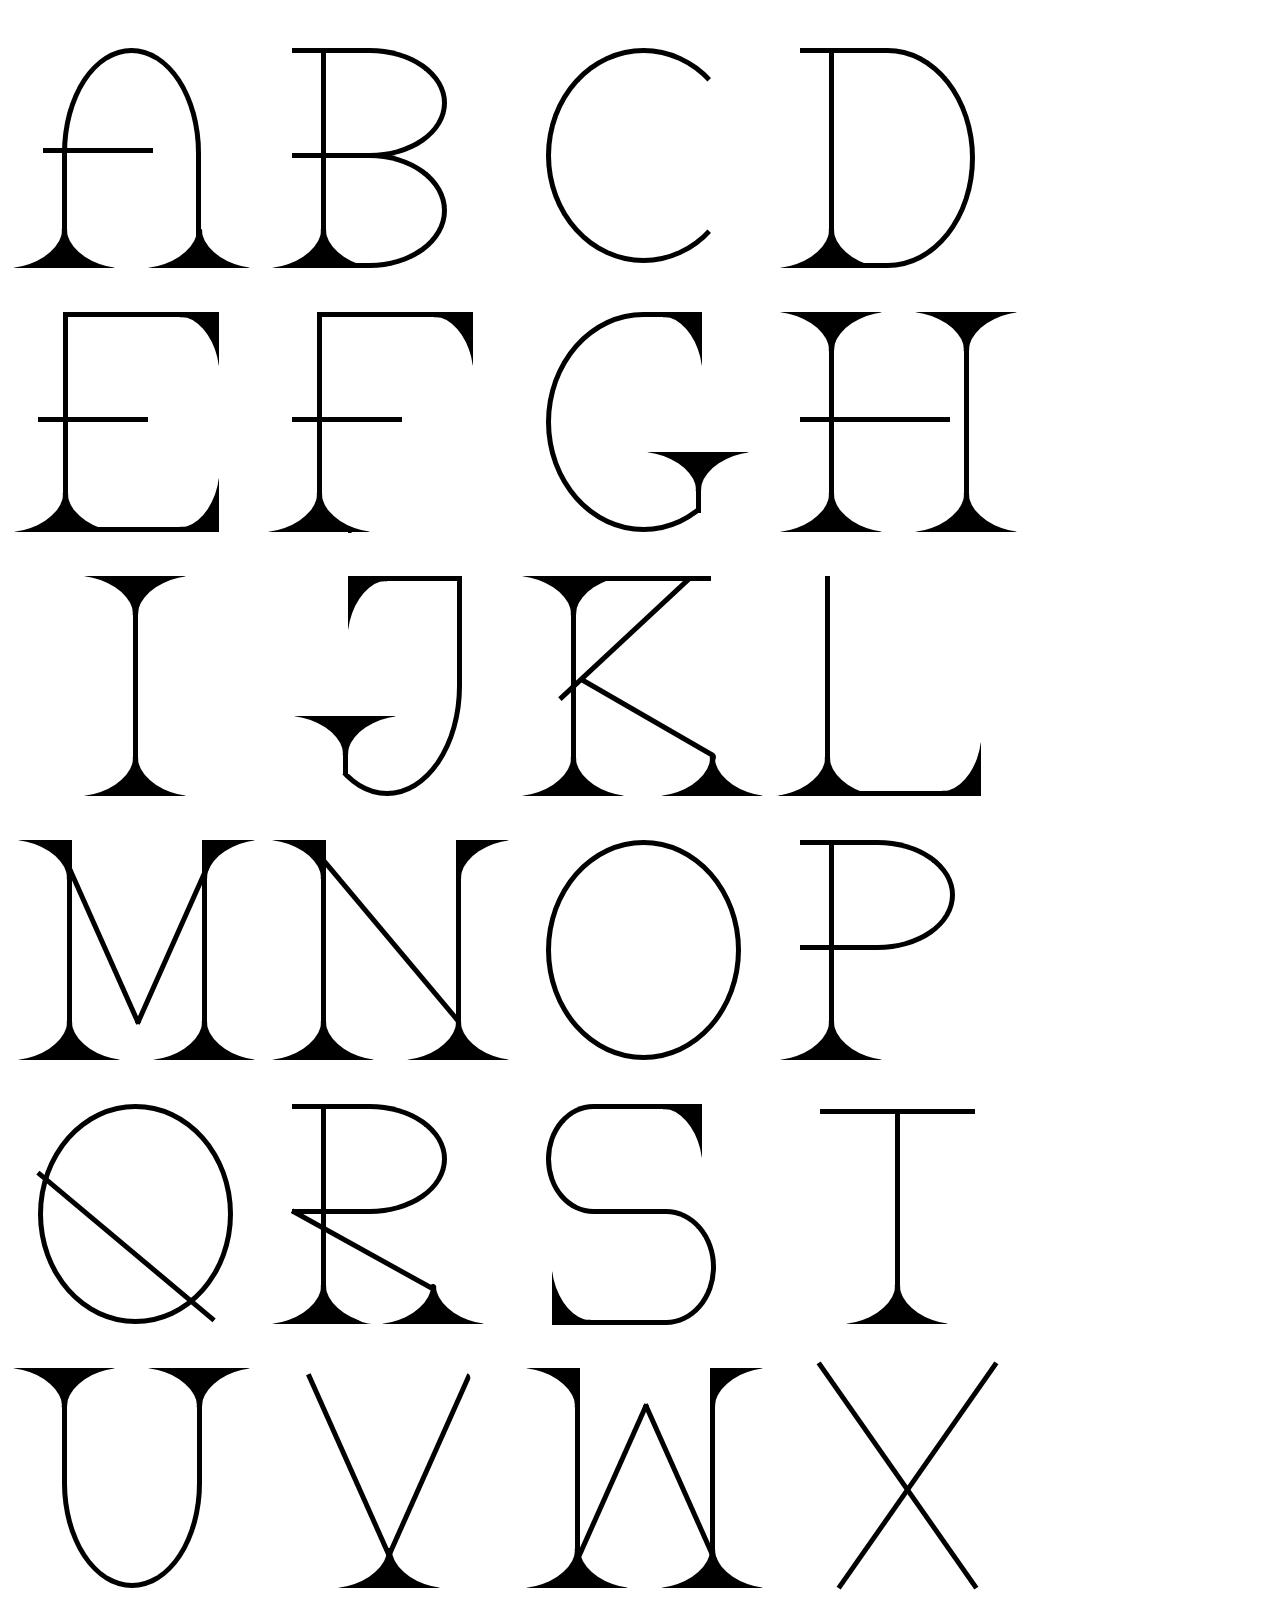
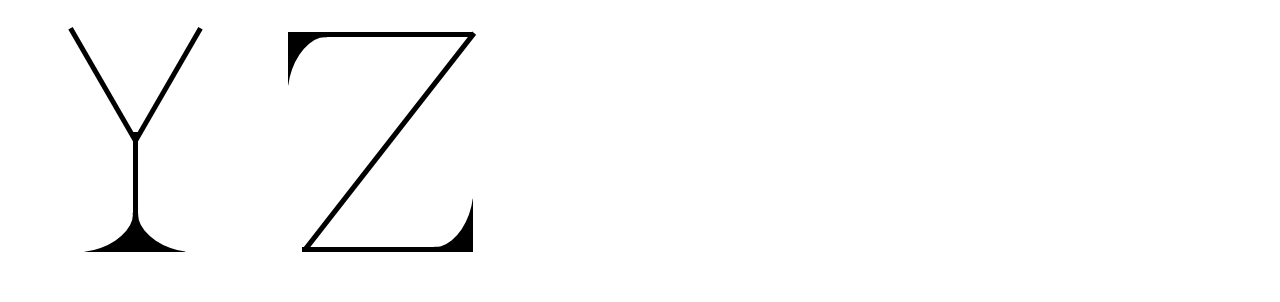
<file: index.html>
<!doctype html>
<html lang="">
    <head>
        <meta charset="utf-8">
        <meta http-equiv="x-ua-compatible" content="ie=edge">
        <title>css alphabet</title>
			 <link rel="stylesheet" type="text/css" href="index.css">
    </head>
    <body>
	<div class="wrapper">

    	<div class="letter letter-a"> 
			<div class="a-black"> <div class="a">
		 	   <div class="a-stem1"></div>
				<div class="a-stem2"></div>
				<div class="a-serif1"></div>
				<div class="a-serif2"></div>
				<div class="a-bar"></div>
				<div class="a-counter-open"></div>
				<div class="a-apex"></div>
			</div> </div>
    	</div>

		<div class="letter letter-b">  
			<div class="b-black"> <div class="b">
				<div class="b-stem"></div>
				<div class="b-serif"></div>
				<div class="b-bowl"></div>
				<div class="b-bowl2"></div>	
			</div> </div>
    	</div>

    	<div class="letter letter-c">  
			<div class="c-black"> <div class="c">
			</div> </div>
		</div>

		<div class="letter letter-d">    
			<div class="d-black"> <div class="d">
				<div class="d-stem"></div>	
				<div class="d-serif"></div>	
				<div class="d-bowl"></div>	
			</div> </div>
    	</div>

    	<div class="letter letter-e"> 
			<div class="e-black"> <div class="e">
				<div class="e-stem"></div>
				<div class="e-arm"></div>
				<div class="e-leg"></div>
				<div class="e-bar"></div>
				<div class="e-serif"></div>
				<div class="e-serif-arm"></div>
				<div class="e-serif-leg"></div>	
			</div> </div>
    	</div>

		<div class="letter letter-f">    
			<div class="f-black"> <div class="f">
				<div class="f-stem"></div>
				<div class="f-arm"></div>
				<div class="f-bar"></div>
				<div class="f-serif"></div>
				<div class="f-serif-arm"></div>
			</div> </div>
    	</div>

    	<div class="letter letter-g">    
			<div class="g-black"> <div class="g">
				<div class="g-block"></div>
				<div class="g-serif"></div>
				<div class="g-serif-top"></div>
				<div class="g-probablySpur"></div>
			</div> </div>
    	</div>

		<div class="letter letter-h">    
			<div class="h-black"> <div class="h">
				<div class="h-stem1"></div>
				<div class="h-stem2"></div>
				<div class="h-serif-top"></div>
				<div class="h-serif-top2"></div>
				<div class="h-serif-btm"></div>
				<div class="h-serif-btm2"></div>
				<div class="h-bar"></div>
    		</div>	</div>
		</div>	

    	<div class="letter letter-i">  
			<div class="i-black"> <div class="i">
				<div class="i-stem"></div>
				<div class="i-serif"></div>
				<div class="i-serif-top"></div>
			</div></div>
  		
    	</div>

		<div class="letter letter-j">   
			<div class="j-black"> <div class="j">
				<div class="j-stem"></div>
				<div class="j-block"></div>
				<div class="j-probablySpur"></div>
				<div class="j-serif"></div>
				<div class="j-serif-top"></div>
			</div> 		</div>
    	</div>

    	<div class="letter letter-k">    
			<div class="k-black"> <div class="k">
				<div class="k-stem"></div>
				<div class="k-serif"></div>
				<div class="k-serif-top"></div>
				<div class="k-arm"></div>
				<div class="k-leg"></div>
				<div class="k-serif-arm"></div>
				<div class="k-serif-leg"></div>
				<div class="k-probablyApex"></div>
			</div></div>
    	</div>

		<div class="letter letter-l">  
			<div class="l-black"> <div class="l">
				<div class="l-stem"></div>
				<div class="l-leg"></div>
				<div class="l-serif"></div>
				<div class="l-serif-leg"></div>
			</div>  		</div>
    	</div>

    	<div class="letter letter-m">  
			<div class="m-black"> <div class="m">
				<div class="m-stem1"></div>
				<div class="m-stem2"></div>
				<div class="m-serif-top"></div>
				<div class="m-serif-top2"></div>
				<div class="m-serif-btm"></div>
				<div class="m-serif-btm2"></div>
				<div class="m-block"></div>
				<div class="m-stroke1"></div>
				<div class="m-stroke2"></div>
			</div>  </div>		
    	</div>

		<div class="letter letter-n">   
			<div class="n-black"> <div class="n">
				<div class="n-stem1"></div>
				<div class="n-stem2"></div>
				<div class="n-serif-top"></div>
				<div class="n-serif-top2"></div>
				<div class="n-serif-btm"></div>
				<div class="n-serif-btm2"></div>
				<div class="n-block"></div>
				<div class="n-stroke"></div>
			</div>  </div>		 		
    	</div>

    	<div class="letter letter-o">   
			<div class="o-black"> <div class="o">
			</div></div>
		</div>

		<div class="letter letter-p">    
			<div class="p-black"> <div class="p">
				<div class="p-stem"></div>
			<div class="p-bowl"></div>
			<div class="p-serif"></div>
		</div>	</div>
    	</div>

    	<div class="letter letter-q">  
			<div class="q-black"> <div class="q">
				<div class="q-tail"></div>
				<div class="q-serif"></div>
			</div>  </div>		
    	</div>

		<div class="letter letter-r"> 
			<div class="r-black"> <div class="r">
				<div class="r-stem"></div>
				<div class="r-bowl"></div>
				<div class="r-serif"></div>	
				<div class="r-leg"></div>
				<div class="r-serif-leg"></div>		   		   
			</div></div>

    	</div>

		<div class="letter letter-s">
			<div class="s-black"> <div class="s">
				<div class="s-bowl"></div>
				<div class="s-bowl2"></div>	
				<div class="s-serif-top"></div>
				<div class="s-serif-btm"></div>	
				<div class="s-block1"></div>
				<div class="s-top"></div>
				<div class="s-btm"></div>
				</div>	  </div> 		   
		</div>

		<div class="letter letter-t">
			<div class="t-black"> <div class="t">
				<div class="t-stem"></div>
				<div class="t-serif"></div>
				<div class="t-bar"></div>
			</div></div>
		</div>

		<div class="letter letter-u">
			<div class="u-black"> <div class="u">
		 	   <div class="u-stem1"></div>
				<div class="u-stem2"></div>
				<div class="u-serif1"></div>
				<div class="u-serif2"></div>
				<div class="u-counter-open"></div>
				<div class="u-btm"></div>
			</div></div>
		</div>

		<div class="letter letter-v">
			<div class="v-black"> <div class="v">
				<div class="vStrokes">
					<div class="v-stroke"></div>
					<div class="v-stroke2"></div>	
				</div>
				<div class="v-serif"></div>
			</div></div>
		</div>

		<div class="letter letter-w">
			<div class="w-black"> <div class="w">
				<div class="w-stem1"></div>
				<div class="w-stem2"></div>
				<div class="w-serif-top"></div>
				<div class="w-serif-top2"></div>
				<div class="w-serif-btm"></div>
				<div class="w-serif-btm2"></div>
				<div class="w-block"></div>
				<div class="w-stroke1"></div>
				<div class="w-stroke2"></div>
			</div>  	</div>	
		</div>

		<div class="letter letter-x">
			<div class="x-black"> <div class="x">
				<div class="x-stroke"></div>
				<div class="x-stroke2"></div>
			</div></div>
		</div>

		<div class="letter letter-y">
			<div class="y-black"> <div class="y">
				<div class="y-stroke"></div>
				<div class="y-stroke2"></div>
				<div class="y-stem"></div>
				<div class="y-serif"></div>
			</div></div>
		</div>

		<div class="letter letter-z">
			<div class="z-black"> <div class="z">
				<div class="z-stroke"></div>
				<div class="z-arm"></div>
				<div class="z-leg"></div>
				<div class="z-serif"></div>
				<div class="z-serif-arm"></div>
				<div class="z-serif-leg"></div>	
			</div> </div>  	
		</div>
	</div>

		<!-- <script src='https://officehours.codepanel.in/typing.js'></script> -->
    </body>
</html>
</file>
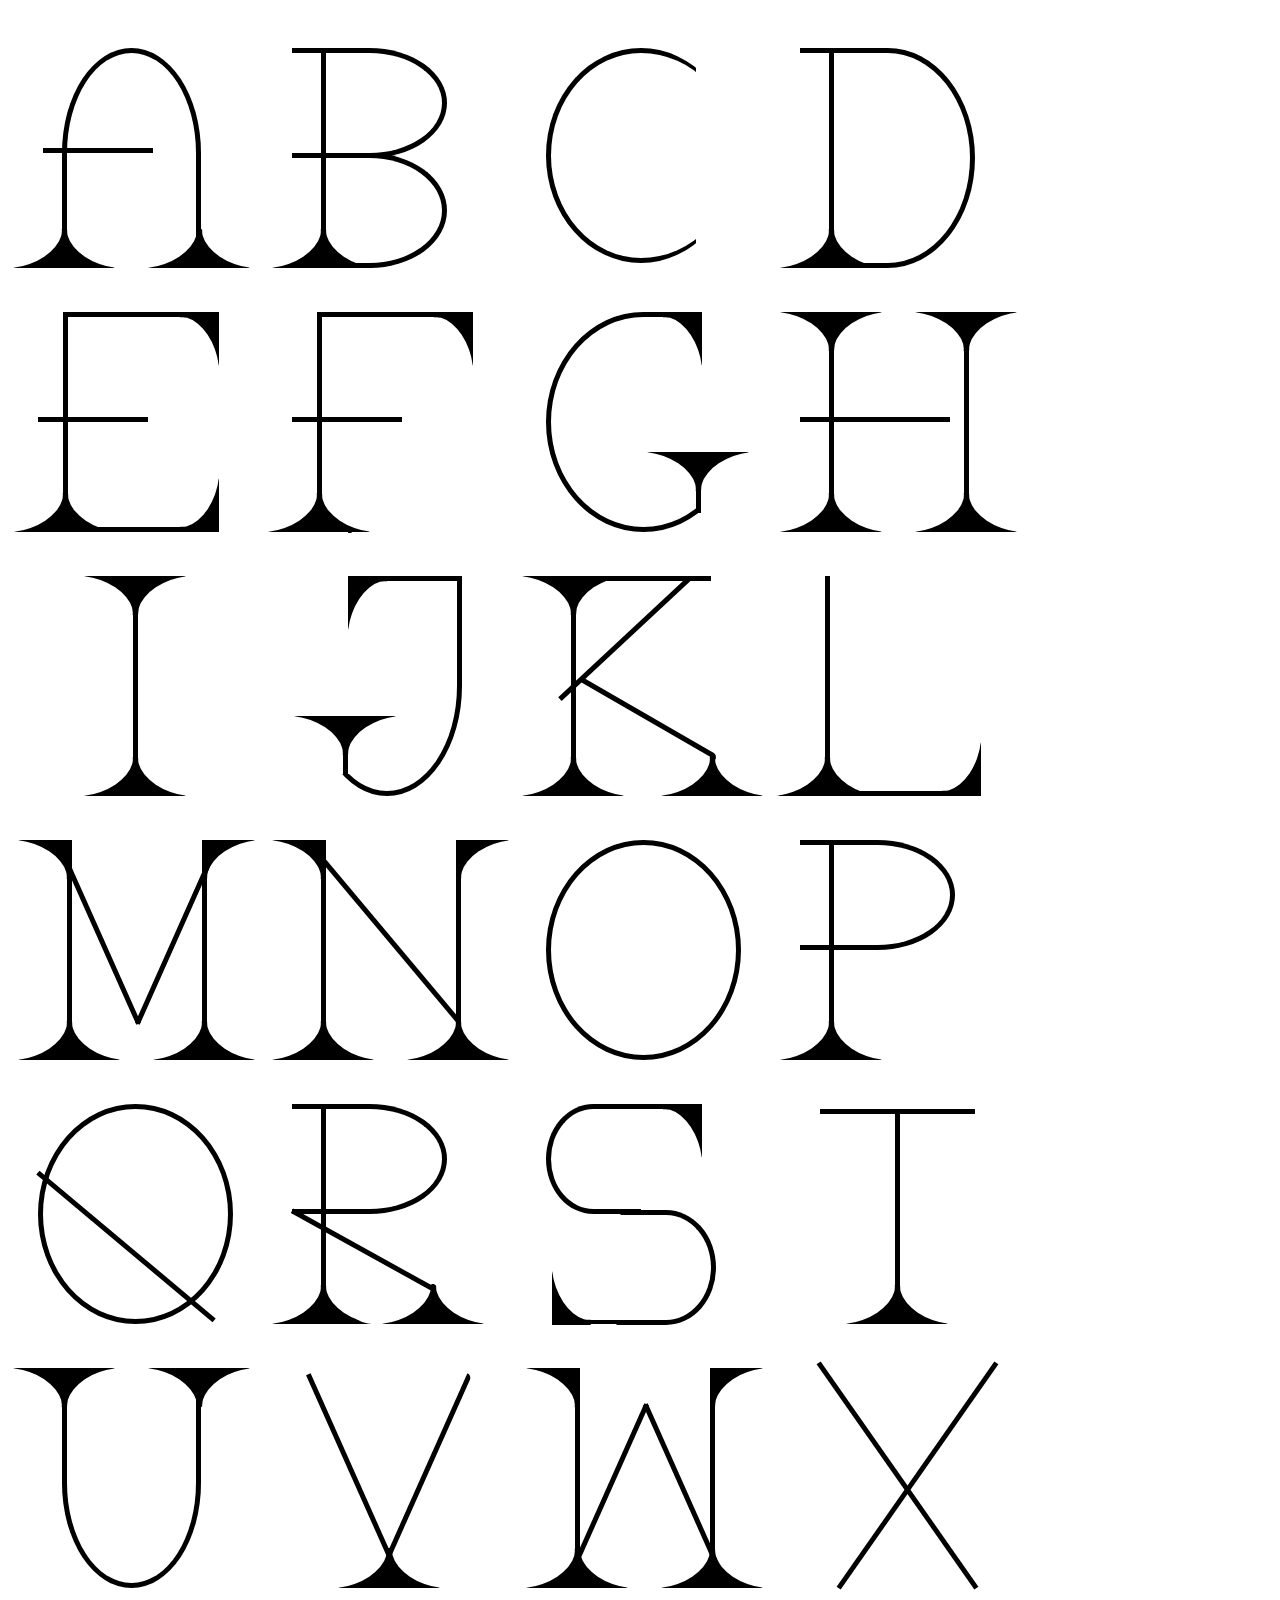
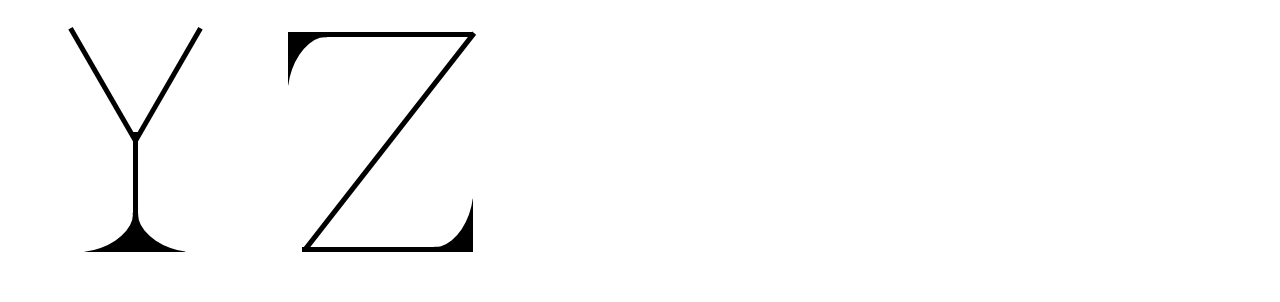
<file: css-alphabet.html>
<!doctype html>
<html lang="">
    <head>
        <meta charset="utf-8">
        <meta http-equiv="x-ua-compatible" content="ie=edge">
        <title>css alphabet</title>
        
			 <link rel="stylesheet" type="text/css" href="css-alphabet.css">

    </head>
    <body>
    	<div class="letter letter-a"> 
			<div class="a">
		 	   <div class="a-stem1"></div>
				<div class="a-stem2"></div>
				<div class="a-serif1"></div>
				<div class="a-serif2"></div>
				<div class="a-bar"></div>
				<div class="a-counter-open"></div>
				<div class="a-apex"></div>
			</div>
    	</div>

		<div class="letter letter-b">  
			<div class="b">
				<div class="b-stem"></div>
				<div class="b-serif"></div>
				<div class="b-bowl"></div>
				<div class="b-bowl2"></div>	
			</div>
    	</div>

    	<div class="letter letter-c">  
			<div class="c"></div>
			<div class="c-block"></div>		
    	</div>

		<div class="letter letter-d">    
			<div class="d">
				<div class="d-stem"></div>	
				<div class="d-serif"></div>	
				<div class="d-bowl"></div>	
			</div>
    	</div>

    	<div class="letter letter-e"> 
			<div class="e">
				<div class="e-stem"></div>
				<div class="e-arm"></div>
				<div class="e-leg"></div>
				<div class="e-bar"></div>
				<div class="e-serif"></div>
				<div class="e-serif-arm"></div>
				<div class="e-serif-leg"></div>	
			</div>   	
    	</div>

		<div class="letter letter-f">    
			<div class="f">
				<div class="f-stem"></div>
				<div class="f-arm"></div>
				<div class="f-bar"></div>
				<div class="f-serif"></div>
				<div class="f-serif-arm"></div>
			</div>   			
    	</div>

    	<div class="letter letter-g">    
			<div class="g">
				<div class="g-block"></div>
				<div class="g-serif"></div>
				<div class="g-serif-top"></div>
				<div class="g-probablySpur"></div>
			</div>		
    	</div>

		<div class="letter letter-h">    
			<div class="h">
				<div class="h-stem1"></div>
				<div class="h-stem2"></div>
				<div class="h-serif-top"></div>
				<div class="h-serif-top2"></div>
				<div class="h-serif-btm"></div>
				<div class="h-serif-btm2"></div>
				<div class="h-bar"></div>
    		</div>	
		</div>	

    	<div class="letter letter-i">  
			<div class="i">
				<div class="i-stem"></div>
				<div class="i-serif"></div>
				<div class="i-serif-top"></div>
			</div>
  		
    	</div>

		<div class="letter letter-j">   
			<div class="j">
				<div class="j-stem"></div>
				<div class="j-block"></div>
				<div class="j-probablySpur"></div>
				<div class="j-serif"></div>
				<div class="j-serif-top"></div>
			</div> 		
    	</div>

    	<div class="letter letter-k">    
			<div class="k">
				<div class="k-stem"></div>
				<div class="k-serif"></div>
				<div class="k-serif-top"></div>
				<div class="k-arm"></div>
				<div class="k-leg"></div>
				<div class="k-serif-arm"></div>
				<div class="k-serif-leg"></div>
				<div class="k-probablyApex"></div>
			</div>
    	</div>

		<div class="letter letter-l">  
			<div class="l">
				<div class="l-stem"></div>
				<div class="l-leg"></div>
				<div class="l-serif"></div>
				<div class="l-serif-leg"></div>
			</div>  		
    	</div>

    	<div class="letter letter-m">  
			<div class="m">
				<div class="m-stem1"></div>
				<div class="m-stem2"></div>
				<div class="m-serif-top"></div>
				<div class="m-serif-top2"></div>
				<div class="m-serif-btm"></div>
				<div class="m-serif-btm2"></div>
				<div class="m-block"></div>
				<div class="m-stroke1"></div>
				<div class="m-stroke2"></div>
			</div>  		
    	</div>

		<div class="letter letter-n">   
			<div class="n">
				<div class="n-stem1"></div>
				<div class="n-stem2"></div>
				<div class="n-serif-top"></div>
				<div class="n-serif-top2"></div>
				<div class="n-serif-btm"></div>
				<div class="n-serif-btm2"></div>
				<div class="n-block"></div>
				<div class="n-stroke"></div>
			</div>  		 		
    	</div>

    	<div class="letter letter-o">   
			<div class="o"></div>
    	</div>

		<div class="letter letter-p">    
			<div class="p">	
			<div class="p-stem"></div>
			<div class="p-bowl"></div>
			<div class="p-serif"></div>
		</div>	
    	</div>

    	<div class="letter letter-q">  
			<div class="q">
				<div class="q-tail"></div>
				<div class="q-serif"></div>
			</div>  		
    	</div>

		<div class="letter letter-r"> 
			<div class="r">
				<div class="r-stem"></div>
				<div class="r-bowl"></div>
				<div class="r-serif"></div>	
				<div class="r-leg"></div>
				<div class="r-serif-leg"></div>		   		   
			</div>

    	</div>

		<div class="letter letter-s">
			<div class="s">
				<div class="s-bowl"></div>
				<div class="s-bowl2"></div>	
				<div class="s-serif-top"></div>
				<div class="s-serif-btm"></div>	
				<div class="s-block1"></div>
				<div class="s-top"></div>
				<div class="s-btm"></div>
				</div>	   		   
		</div>

		<div class="letter letter-t">
			<div class="t">
				<div class="t-stem"></div>
				<div class="t-serif"></div>
				<div class="t-bar"></div>
			</div>
		</div>

		<div class="letter letter-u">
			<div class="u">
		 	   <div class="u-stem1"></div>
				<div class="u-stem2"></div>
				<div class="u-serif1"></div>
				<div class="u-serif2"></div>
				<div class="u-counter-open"></div>
				<div class="u-btm"></div>
			</div>
		</div>

		<div class="letter letter-v">
			<div class="v">
				<div class="vStrokes">
					<div class="v-stroke"></div>
					<div class="v-stroke2"></div>	
				</div>
				<div class="v-serif"></div>
			</div>

		</div>

		<div class="letter letter-w">
			<div class="w">
				<div class="w-stem1"></div>
				<div class="w-stem2"></div>
				<div class="w-serif-top"></div>
				<div class="w-serif-top2"></div>
				<div class="w-serif-btm"></div>
				<div class="w-serif-btm2"></div>
				<div class="w-block"></div>
				<div class="w-stroke1"></div>
				<div class="w-stroke2"></div>
			</div>  		
		</div>

		<div class="letter letter-x">
			<div  class="x">
				<div class="x-stroke"></div>
				<div class="x-stroke2"></div>
			</div>
		</div>

		<div class="letter letter-y">
			<div  class="y">
				<div class="y-stroke"></div>
				<div class="y-stroke2"></div>
				<div class="y-stem"></div>
				<div class="y-serif"></div>
			</div>
		</div>

		<div class="letter letter-z">
			<div class="z">
				<div class="z-stroke"></div>
				<div class="z-arm"></div>
				<div class="z-leg"></div>
				<div class="z-serif"></div>
				<div class="z-serif-arm"></div>
				<div class="z-serif-leg"></div>	
			</div>   	
		</div>

    </body>
</html>
</file>
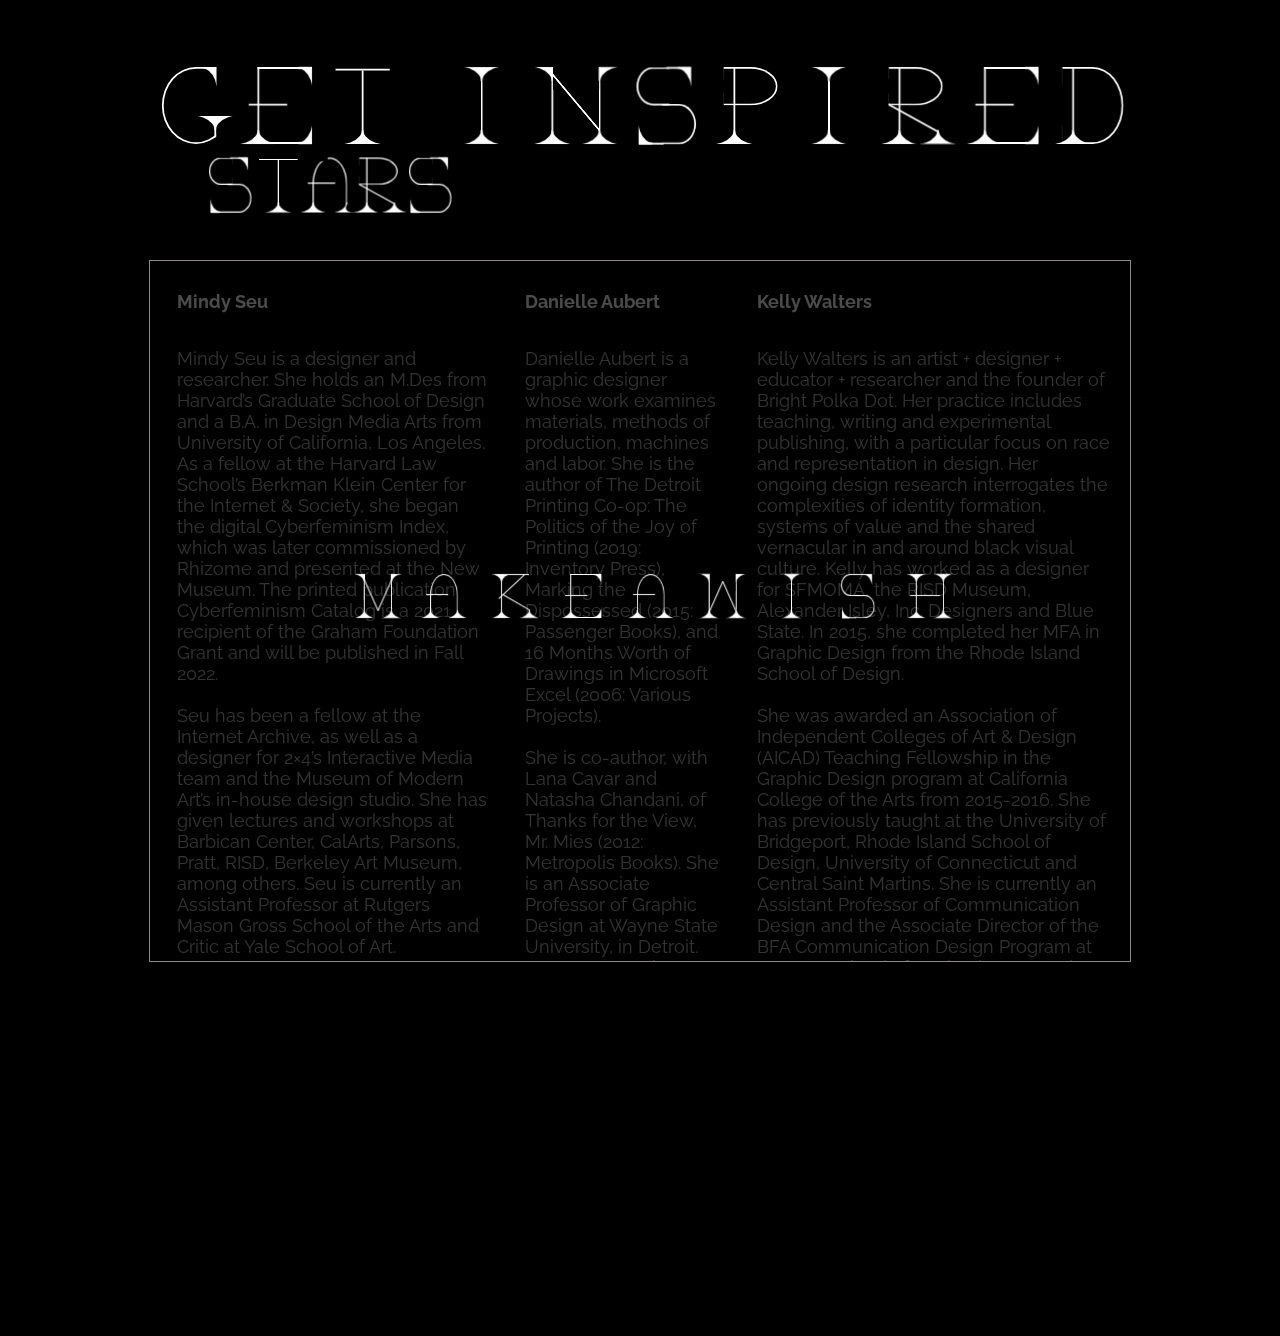
<file: css-poster/css-poster.html>
<!doctype html>
<html lang="">
    <head>
        <meta charset="utf-8">
        <meta http-equiv="x-ua-compatible" content="ie=edge">
        <title>css typeface poster</title>
			<link rel="stylesheet" type="text/css" href="../index-black.css">
			 <!-- <link rel="stylesheet" type="text/css" href="../index.css"> -->
             <link rel="stylesheet" type="text/css" href="css-poster.css">
			 <style>
				@import url('https://fonts.googleapis.com/css2?family=Raleway:wght@300&display=swap');
				</style>				
    </head>
    
    <body>
		<div id="get-inspired">
			<div id="get">
				<div class="letter letter-g">    
					<div class="g-black"> <div class="g">
						<div class="g-block"></div>
						<div class="g-serif"></div>
						<div class="g-serif-top"></div>
						<div class="g-probablySpur"></div>
					</div> </div>
				</div>
				<div class="letter letter-e"> 
					<div class="e-black"> <div class="e">
						<div class="e-stem"></div>
						<div class="e-arm"></div>
						<div class="e-leg"></div>
						<div class="e-bar"></div>
						<div class="e-serif"></div>
						<div class="e-serif-arm"></div>
						<div class="e-serif-leg"></div>	
					</div> </div>
				</div>
				<div class="letter letter-t">
					<div class="t-black"> <div class="t">
						<div class="t-stem"></div>
						<div class="t-serif"></div>
						<div class="t-bar"></div>
					</div></div>
				</div>
		
			</div>
	
			<div id="inspired">
				<div class="letter letter-i">  
					<div class="i-black"> <div class="i">
						<div class="i-stem"></div>
						<div class="i-serif"></div>
						<div class="i-serif-top"></div>
					</div></div>
				</div>
		
				<div class="letter letter-n">   
					<div class="n-black"> <div class="n">
						<div class="n-stem1"></div>
						<div class="n-stem2"></div>
						<div class="n-serif-top"></div>
						<div class="n-serif-top2"></div>
						<div class="n-serif-btm"></div>
						<div class="n-serif-btm2"></div>
						<div class="n-block"></div>
						<div class="n-stroke"></div>
					</div>  </div>		 		
				</div>
		
				<div class="letter letter-s">
					<div class="s-black"> <div class="s">
						<div class="s-bowl"></div>
						<div class="s-bowl2"></div>	
						<div class="s-serif-top"></div>
						<div class="s-serif-btm"></div>	
						<div class="s-block1"></div>
						<div class="s-top"></div>
						<div class="s-btm"></div>
						</div>	  </div> 		   
				</div>
				<div class="letter letter-p">    
					<div class="p-black"> <div class="p">
						<div class="p-stem"></div>
					<div class="p-bowl"></div>
					<div class="p-serif"></div>
				</div>	</div>
				</div>
				<div class="letter letter-i">  
					<div class="i-black"> <div class="i">
						<div class="i-stem"></div>
						<div class="i-serif"></div>
						<div class="i-serif-top"></div>
					</div></div>
				</div>
				<div class="letter letter-r"> 
					<div class="r-black"> <div class="r">
						<div class="r-stem"></div>
						<div class="r-bowl"></div>
						<div class="r-serif"></div>	
						<div class="r-leg"></div>
						<div class="r-serif-leg"></div>		   		   
					</div></div>
		
				</div>
				<div class="letter letter-e"> 
					<div class="e-black"> <div class="e">
						<div class="e-stem"></div>
						<div class="e-arm"></div>
						<div class="e-leg"></div>
						<div class="e-bar"></div>
						<div class="e-serif"></div>
						<div class="e-serif-arm"></div>
						<div class="e-serif-leg"></div>	
					</div> </div>
				</div>
				<div class="letter letter-d">    
					<div class="d-black"> <div class="d">
						<div class="d-stem"></div>	
						<div class="d-serif"></div>	
						<div class="d-bowl"></div>	
					</div> </div>
				</div>
		
			</div>
		</div>
		<div id="title">
			<div class="letter letter-s">
				<div class="s-black">
					<div class="s-bowl"></div>
					<div class="s-bowl2"></div>	
					<div class="s-serif-top"></div>
					<div class="s-serif-btm"></div>	
					<div class="s-block1"></div>
					<div class="s-top"></div>
					<div class="s-btm"></div>
					</div>	  		   
			</div>
			<div class="letter letter-t">
				<div class="t-black"> 
					<div class="t-stem"></div>
					<div class="t-serif"></div>
					<div class="t-bar"></div>
				</div>
			</div>
			<div class="letter letter-a"> 
				<div class="a-black"> 
					<div class="a-stem1"></div>
					<div class="a-stem2"></div>
					<div class="a-serif1"></div>
					<div class="a-serif2"></div>
					<div class="a-bar"></div>
					<div class="a-counter-open"></div>
					<div class="a-apex"></div>
				</div> 
			</div>
			<div class="letter letter-r"> 
				<div class="r-black"> 
					<div class="r-stem"></div>
					<div class="r-bowl"></div>
					<div class="r-serif"></div>	
					<div class="r-leg"></div>
					<div class="r-serif-leg"></div>		   		   
				</div>
	
			</div>
			<div class="letter letter-s">
				<div class="s-black">
					<div class="s-bowl"></div>
					<div class="s-bowl2"></div>	
					<div class="s-serif-top"></div>
					<div class="s-serif-btm"></div>	
					<div class="s-block1"></div>
					<div class="s-top"></div>
					<div class="s-btm"></div>
					</div>	 		   
			</div>

	
		</div>
	
		<div id="wrapper">

		
			<div id="container">>
				<div class="col-1">
					<h1><a href="https://www.mindyseu.com/" target="_blank">Mindy Seu </a></h1>
					
					<p> Mindy Seu is a designer and researcher. She holds an M.Des from Harvard’s Graduate School of 
						Design and a B.A. in Design Media Arts from University of California, Los Angeles. As a fellow
						 at the Harvard Law School’s Berkman Klein Center for the Internet & Society, she began the digital
						  Cyberfeminism Index, which was later commissioned by Rhizome and presented at the New Museum.
						  The printed publication Cyberfeminism Catalog is a 2021 recipient of the Graham Foundation Grant
						   and will be published in Fall 2022.<br><br> Seu has been a fellow at the Internet Archive, as well as a 
						   designer for 2×4’s Interactive Media team and the Museum of Modern Art’s in-house design studio.
						    She has given lectures and workshops at Barbican Center, CalArts, Parsons, Pratt, RISD, Berkeley 
							Art Museum, among others. Seu is currently an Assistant Professor at Rutgers Mason Gross School
							 of the Arts and Critic at Yale School of Art.

					</p>
				<div class="col-1-1">
					<h1><a href="https://www.cemeskinazi.com/" target="_blank">Cem Eskinazi</a></h1>
					<p>
						Graphic designer @ self. Typeface designer @ Occupant Fonts. Pursued his MFA in Graphic Design at the Rhode Island School of Design where he is also an adjunct faculty. Originally from Izmir, Turkey. His favorite color is yellow.

					</p>
				</div>
					
				</div>	

				<div class="col-2">
					<h1><a href="https://danielleaubert.info/" target="_blank">Danielle Aubert</a> </h1>
					<p>Danielle Aubert is a graphic designer whose work examines materials, 
						methods of production, machines and labor. She is the author of The Detroit
						 Printing Co-op: The Politics of the Joy of Printing (2019: Inventory Press),
						 Marking the Dispossessed (2015: Passenger Books), and 16 Months Worth of Drawings
						  in Microsoft Excel (2006: Various Projects).<br><br> She is co-author, with Lana Cavar and Natasha Chandani,
						   of Thanks for the View, Mr. Mies (2012: Metropolis Books). She is an Associate Professor of Graphic
						    Design at Wayne State University, in Detroit. From 2013-15 she was a Fellow in the Creative and Performing 
							Art at the Lewis Center for the Arts at Princeton University.

					</p>
				</div>
				<div class="col-3">
					<h1><a href="https://brightpolkadot.com/" target="_blank">Kelly Walters </a></h1>
					<p>Kelly Walters is an artist + designer + educator + researcher and the founder of Bright Polka Dot.
						 Her practice includes teaching, writing and experimental publishing, with a particular focus on
						  race and representation in design. Her ongoing design research interrogates the complexities of
						   identity formation, systems of value and the shared vernacular in and around black visual culture.
						    Kelly has worked as a designer for SFMOMA, the RISD Museum, Alexander Isley, Inc. Designers and Blue State.
							 In 2015, she completed her MFA in Graphic Design from the Rhode Island School of Design. 
							 <br><br>She was awarded an Association of Independent Colleges of Art & Design (AICAD) Teaching Fellowship in the Graphic Design program at California College of the Arts from 2015-2016. She has previously taught at the University of Bridgeport, Rhode Island School of Design, University of Connecticut and Central Saint Martins. She is currently an Assistant Professor of 
							 Communication Design and the Associate Director of the BFA Communication Design Program at Parsons School of Design in New York.
					</p>
				</div>

				</div>
			</div>
			
			<div id="make-a-wish">
				<div class="letter letter-m">  
					<div class="m-black"> 
						<div class="m-stem1"></div>
						<div class="m-stem2"></div>
						<div class="m-serif-top"></div>
						<div class="m-serif-top2"></div>
						<div class="m-serif-btm"></div>
						<div class="m-serif-btm2"></div>
						<div class="m-block"></div>
						<div class="m-stroke1"></div>
						<div class="m-stroke2"></div>
					</div>	
				</div>
				<div class="letter letter-a"> 
					<div class="a-black"> 
						<div class="a-stem1"></div>
						<div class="a-stem2"></div>
						<div class="a-serif1"></div>
						<div class="a-serif2"></div>
						<div class="a-bar"></div>
						<div class="a-counter-open"></div>
						<div class="a-apex"></div>
					</div> 
				</div>
	
				<div class="letter letter-k">    
					<div class="k-black">
						<div class="k-stem"></div>
						<div class="k-serif"></div>
						<div class="k-serif-top"></div>
						<div class="k-arm"></div>
						<div class="k-leg"></div>
						<div class="k-serif-arm"></div>
						<div class="k-serif-leg"></div>
						<div class="k-probablyApex"></div>
					</div>
				</div>
				<div class="letter letter-e"> 
					<div class="e-black"> 
						<div class="e-stem"></div>
						<div class="e-arm"></div>
						<div class="e-leg"></div>
						<div class="e-bar"></div>
						<div class="e-serif"></div>
						<div class="e-serif-arm"></div>
						<div class="e-serif-leg"></div>	
					</div> 
				</div>

				<div class="letter letter-a"> 
					<div class="a-black"> 
						<div class="a-stem1"></div>
						<div class="a-stem2"></div>
						<div class="a-serif1"></div>
						<div class="a-serif2"></div>
						<div class="a-bar"></div>
						<div class="a-counter-open"></div>
						<div class="a-apex"></div>
					</div> 
				</div>

				<div class="letter letter-w">
					<div class="w-black"> <div class="w">
						<div class="w-stem1"></div>
						<div class="w-stem2"></div>
						<div class="w-serif-top"></div>
						<div class="w-serif-top2"></div>
						<div class="w-serif-btm"></div>
						<div class="w-serif-btm2"></div>
						<div class="w-block"></div>
						<div class="w-stroke1"></div>
						<div class="w-stroke2"></div>
					</div>  	</div>	
				</div>
		
		
				<div class="letter letter-i">  
					<div class="i-black"> <div class="i">
						<div class="i-stem"></div>
						<div class="i-serif"></div>
						<div class="i-serif-top"></div>
					</div></div>
				  
				</div>
		
				<div class="letter letter-s">
					<div class="s-black"> <div class="s">
						<div class="s-bowl"></div>
						<div class="s-bowl2"></div>	
						<div class="s-serif-top"></div>
						<div class="s-serif-btm"></div>	
						<div class="s-block1"></div>
						<div class="s-top"></div>
						<div class="s-btm"></div>
						</div>	  </div> 		   
				</div>
				<div class="letter letter-h">    
					<div class="h-black"> <div class="h">
						<div class="h-stem1"></div>
						<div class="h-stem2"></div>
						<div class="h-serif-top"></div>
						<div class="h-serif-top2"></div>
						<div class="h-serif-btm"></div>
						<div class="h-serif-btm2"></div>
						<div class="h-bar"></div>
					</div>	</div>
				</div>	
		





			</div>
    </body>

	<script src="css-poster.js"> </script>
</html>
</file>
<file: index.css>
.letter {
    width:250px; /*resize as you see fit */
    height:260px; /*resize as you see fit */
    /* border:1px solid #000; feel free to remove or hide this rule */
    display:inline-block; /* this makes block level elements act like letters (so they sit next to eachother) */
    position:relative; /*IMPORTANT: any element with position:absolute inside this container will now be relative to bounds of this element;*/
    /* background: yellow; */
}

.letter-a{
    display: inline-block;
    position: relative;
}

.a{
    position: absolute;
    top: 20px;
    left: 35px;
}

.a-apex{
    position: absolute;
    top: 20px;
    width: 129px;
    height: 200px;
    border-top: 5px solid black;
    border-right: 5px solid black;
    border-left: 5px solid black;
    border-bottom: 5px solid transparent;
    left: 19px;
    border-top-right-radius: 70%;
    border-top-left-radius: 70%;
}


.a-serif1 {
    position: absolute;
    top: 200px;
    left: 105px;
    width:2px;
    height: 0;
    border-left: 50px solid transparent;
    border-right: 50px solid transparent;
    border-bottom: 40px solid black;
    }

  .a-serif1::before {
    content: " ";
    position: absolute;
    height: 85px;
    width: 50px;
    top: -30px;
    left: 20px;
    background: white;
    transform: rotate(-70deg);
    border-radius: 200%;
}
.a-serif1::after {
    content: " ";
    position: absolute;
    height: 85px;
    width: 50px;
    top: -30px;
    left: -67px;
    background: white;
    transform: rotate(70deg);
    border-radius: 200%;
}

.a-serif2{
    position: absolute;
    top: 200px;
    width:2px;
    left: -30px;
    height: 0;
    border-left: 50px solid transparent;
    border-right: 50px solid transparent;
    border-bottom: 40px solid black;
    z-index: -2;

}
.a-serif2::before {
    content: " ";
    position: absolute;
    height: 85px;
    width: 50px;
    top: -30px;
    left: 20px;
    background: white;
    transform: rotate(-70deg);
    border-radius: 200%;
}
.a-serif2::after {
    content: " ";
    position: absolute;
    height: 85px;
    width: 50px;
    top: -30px;
    left: -67px;
    background: white;
    transform: rotate(70deg);
    border-radius: 200%;
}

.a-bar{
    position: absolute;
    top: 120px;
    width: 110px;
    height: 5px;
    background: black;
}


.letter-b{
    display: inline-block;
    position: relative;
}

.b{
    position: absolute;
    top: 35px;
    left: 30px;
}
.b-stem{
    position: absolute;
    top: 5px;
    height: 205px;
    left: 29px;
    width: 5px;
    background: black;
}
.b-serif{
    position: absolute;
    top: 185px;
    width:2px;
    left: -20px;
    height: 0;
    border-left: 50px solid transparent;
    border-right: 50px solid transparent;
    border-bottom: 40px solid black;
    z-index: -2;

}
.b-serif::before {
    content: " ";
    position: absolute;
    height: 85px;
    width: 50px;
    top: -30px;
    left: 20px;
    background: white;
    transform: rotate(-70deg);
    border-radius: 200%;
}
.b-serif::after {
    content: " ";
    position: absolute;
    height: 85px;
    width: 50px;
    top: -30px;
    left: -67px;
    background: white;
    transform: rotate(70deg);
    border-radius: 200%;
}

.b-bowl{
    position: absolute;
    top: 5px;
    width: 150px;
    height: 100px;
    border-top: 5px solid black;
    border-right: 5px solid black;
    border-bottom: 5px solid black;
    border-top-right-radius: 50%;
    border-bottom-right-radius: 50%;
}

.b-bowl2{
    position: absolute;
    top: 110px;
    width: 150px;
    height: 105px;
    border-top: 5px solid black;
    border-right: 5px solid black;
    border-bottom: 5px solid black;
    border-top-right-radius: 50%;
    border-bottom-right-radius: 50%;
}

.letter-c{
    display: inline-block;
    position: relative;
}

.c{
    position: absolute;
    top: 40px;
    left: 30px;
    width: 185px;
    height: 205px;
    border-top: 5px solid black;
    border-left: 5px solid black;
    border-bottom: 5px solid black;
    border-right: 5px solid transparent;
    border-radius: 100%;
}
/* .c-block{
    position: absolute;
    top: 20px;
    left: 180px;
    width: 50px;
    height: 235px;
    background: white;
} */

.letter-d{
    display: inline-block;
    position: relative;
}

.d{
    position: absolute;
    top: 35px;
    left: 30px;
}
.d-stem{
    position: absolute;
    top: 5px;
    height: 205px;
    left: 29px;
    width: 5px;
    background: black;
}
.d-serif{
    position: absolute;
    top: 185px;
    width:2px;
    left: -20px;
    height: 0;
    border-left: 50px solid transparent;
    border-right: 50px solid transparent;
    border-bottom: 40px solid black;
    z-index: -2;
}
.d-serif::before {
    content: " ";
    position: absolute;
    height: 85px;
    width: 50px;
    top: -30px;
    left: 20px;
    background: white;
    transform: rotate(-70deg);
    border-radius: 200%;
}
.d-serif::after {
    content: " ";
    position: absolute;
    height: 85px;
    width: 50px;
    top: -30px;
    left: -67px;
    background: white;
    transform: rotate(70deg);
    border-radius: 200%;
}

.d-bowl{
    position: absolute;
    top: 5px;
    width: 170px;
    height: 210px;
    border-top: 5px solid black;
    border-right: 5px solid black;
    border-bottom: 5px solid black;
    border-top-right-radius: 50%;
    border-bottom-right-radius: 50%;
}

.letter-e{
    display: inline-block;
    position: relative;
}
.e{
    position: absolute;
    top: 35px;
    left: 55px;
}
.e-stem{
    position: absolute;
    top: 5px;
    height: 205px;
    width: 5px;
    background: black;
}

.e-serif{
    position: absolute;
    top: 185px;
    width:2px;
    left: -49px;
    height: 0;
    border-left: 50px solid transparent;
    border-right: 50px solid transparent;
    border-bottom: 40px solid black;
    z-index: -2;
}
.e-serif::before {
    content: " ";
    position: absolute;
    height: 85px;
    width: 50px;
    top: -30px;
    left: 20px;
    background: white;
    transform: rotate(-70deg);
    border-radius: 200%;
}
.e-serif::after {
    content: " ";
    position: absolute;
    height: 85px;
    width: 50px;
    top: -30px;
    left: -67px;
    background: white;
    transform: rotate(70deg);
    border-radius: 200%;
}

.e-arm{
    position: absolute;
    top: 5px;
    height: 5px;
    width: 155px;
    background: black;
}

.e-serif-arm{
    position: absolute;
    top: -12px;
    width:2px;
    left: 85px;
    height: 0;
    border-left: 50px solid transparent;
    border-right: 50px solid transparent;
    border-bottom: 40px solid black;
    z-index: -2;
    transform: rotate(-90deg);
}
.e-serif-arm::before {
    content: " ";
    position: absolute;
    height: 85px;
    width: 50px;
    top: -0px;
    left: 4px;
    background: white;
}
.e-serif-arm::after {
    content: " ";
    position: absolute;
    height: 85px;
    width: 50px;
    top: -30px;
    left: -67px;
    background: white;
    transform: rotate(70deg);
    border-radius: 200%;
}

.e-leg{
    position: absolute;
    top: 220px;
    height: 5px;
    width: 155px;
    background: black;
}

.e-serif-leg{
    position: absolute;
    top: 202px;
    width:2px;
    left: 85px;
    height: 0;
    border-left: 50px solid transparent;
    border-right: 50px solid transparent;
    border-bottom: 40px solid black;
    z-index: -2;
    transform: rotate(-90deg) scaleX(-1);

    /* rotate and flip: https://stackoverflow.com/questions/17015568/how-to-rotate-flip-element-with-css */
}
.e-serif-leg::before {
    
    content: " ";
    position: absolute;
    height: 85px;
    width: 50px;
    top: -0px;
    left: 4px;
    background: white;
}
.e-serif-leg::after {
    content: " ";
    position: absolute;
    height: 85px;
    width: 50px;
    top: -30px;
    left: -67px;
    background: white;
    transform: rotate(70deg);
    border-radius: 200%;
}

.e-bar{
    position: absolute;
    top: 110px;
    left: -25px;
    width: 110px;
    height: 5px;
    background: black;
}

.letter-f{
    position: relative;
    display: inline-block;
}

.f{
    position: absolute;
    top: 35px;
    left: 55px;
}

.f-stem{
    position: absolute;
    top: 5px;
    height: 205px;
    width: 5px;
    background: black;
}
.f-arm{
    position: absolute;
    top: 5px;
    height: 5px;
    width: 155px;
    background: black;
}

.f-serif{
    position: absolute;
    top: 185px;
    width:2px;
    left: -49px;
    height: 0;
    border-left: 50px solid transparent;
    border-right: 50px solid transparent;
    border-bottom: 40px solid black;
    z-index: -2;
}
.f-serif::before {
    content: " ";
    position: absolute;
    height: 85px;
    width: 50px;
    top: -30px;
    left: 20px;
    background: white;
    transform: rotate(-70deg);
    border-radius: 200%;
}
.f-serif::after {
    content: " ";
    position: absolute;
    height: 85px;
    width: 50px;
    top: -30px;
    left: -67px;
    background: white;
    transform: rotate(70deg);
    border-radius: 200%;
}
.f-serif-arm{
    position: absolute;
    top: -12px;
    width:2px;
    left: 85px;
    height: 0;
    border-left: 50px solid transparent;
    border-right: 50px solid transparent;
    border-bottom: 40px solid black;
    z-index: -2;
    transform: rotate(-90deg);
}
.f-serif-arm::before {
    content: " ";
    position: absolute;
    height: 85px;
    width: 50px;
    top: -0px;
    left: 4px;
    background: white;
}
.f-serif-arm::after {
    content: " ";
    position: absolute;
    height: 85px;
    width: 50px;
    top: -30px;
    left: -67px;
    background: white;
    transform: rotate(70deg);
    border-radius: 200%;
}

.f-bar{
    position: absolute;
    top: 110px;
    left: -25px;
    width: 110px;
    height: 5px;
    background: black;
}

.g{
    position: absolute;
    top: 40px;
    left: 30px;
    width: 185px;
    height: 210px;
    border-top: 5px solid black;
    border-left: 5px solid black;
    border-bottom: 5px solid black;
    border-right: 5px solid black;
    border-top-left-radius: 100%;
    border-top-right-radius: 0%;
    border-bottom-left-radius: 100%;
    border-bottom-right-radius: 100%;
    /* border-radius: 50%; */
}
.g-block{
    position: absolute;
    left: 150px;
    top: -20px;
    width: 60px;
    height: 235px;
    background: white;
    z-index: 2;
}

.g-probablySpur{
    position: absolute;
    top: 141px;
    left: 145px;
    width: 5px;
    height: 55px;
    background: black;
    z-index: 3;
}
.g-serif{
    position: absolute;
    top: 135px;
    width:2px;
    left: 96px;
    height: 0;
    border-left: 50px solid transparent;
    border-right: 50px solid transparent;
    border-bottom: 40px solid black;
    z-index: 3;
    transform: scaleY(-1);
}
.g-serif::before {
    content: " ";
    position: absolute;
    height: 85px;
    width: 50px;
    top: -30px;
    left: 20px;
    background: white;
    transform: rotate(-70deg);
    border-radius: 200%;
}
.g-serif::after {
    content: " ";
    position: absolute;
    height: 85px;
    width: 50px;
    top: -30px;
    left: -67px;
    background: white;
    transform: rotate(70deg);
    border-radius: 200%;
}

.g-serif-top{
    position: absolute;
    top: -22px;
    width:2px;
    left: 80px;
    height: 0;
    border-left: 50px solid transparent;
    border-right: 50px solid transparent;
    border-bottom: 40px solid black;
    z-index: 3;
    transform: rotate(-90deg);
}
.g-serif-top::before {
    content: " ";
    position: absolute;
    height: 100px;
    width: 50px;
    top: -0px;
    left: 4px;
    background: white;
}
.g-serif-top::after {
    content: " ";
    position: absolute;
    height: 85px;
    width: 50px;
    top: -30px;
    left: -67px;
    background: white;
    transform: rotate(70deg);
    border-radius: 200%;
}

.letter-h{
    position: relative;
    display: inline-block;
}

.h{
    position: absolute;
    top: 35px;
    left: 40px;
}

.h-stem1{
    position: absolute;
    top: 5px;
    left: 19px;
    height: 205px;
    width: 5px;
    background: black;
}

.h-stem2{
    position: absolute;
    top: 5px;
    left: 154px;
    height: 205px;
    width: 5px;
    background: black;
}

.h-serif-btm {
    position: absolute;
    top: 185px;
    left: 105px;
    width:2px;
    height: 0;
    border-left: 50px solid transparent;
    border-right: 50px solid transparent;
    border-bottom: 40px solid black;
    }

  .h-serif-btm::before {
    content: " ";
    position: absolute;
    height: 85px;
    width: 50px;
    top: -30px;
    left: 20px;
    background: white;
    transform: rotate(-70deg);
    border-radius: 200%;
}
.h-serif-btm::after {
    content: " ";
    position: absolute;
    height: 85px;
    width: 50px;
    top: -30px;
    left: -67px;
    background: white;
    transform: rotate(70deg);
    border-radius: 200%;
}

.h-serif-btm2{
    position: absolute;
    top: 185px;
    width:2px;
    left: -30px;
    height: 0;
    border-left: 50px solid transparent;
    border-right: 50px solid transparent;
    border-bottom: 40px solid black;
    z-index: -2;

}
.h-serif-btm2::before {
    content: " ";
    position: absolute;
    height: 85px;
    width: 50px;
    top: -30px;
    left: 20px;
    background: white;
    transform: rotate(-70deg);
    border-radius: 200%;
}
.h-serif-btm2::after {
    content: " ";
    position: absolute;
    height: 85px;
    width: 50px;
    top: -30px;
    left: -67px;
    background: white;
    transform: rotate(70deg);
    border-radius: 200%;
}

.h-serif-top {
    position: absolute;
    left: 105px;
    top: 5px;
    width:2px;
    height: 0;
    border-left: 50px solid transparent;
    border-right: 50px solid transparent;
    border-bottom: 40px solid black;
    transform: scaleY(-1);
    }

  .h-serif-top::before {
    content: " ";
    position: absolute;
    height: 85px;
    width: 50px;
    top: -30px;
    left: 20px;
    background: white;
    transform: rotate(-70deg);
    border-radius: 200%;
}
.h-serif-top::after {
    content: " ";
    position: absolute;
    height: 85px;
    width: 50px;
    top: -30px;
    left: -67px;
    background: white;
    transform: rotate(70deg);
    border-radius: 200%;
}

.h-serif-top2{
    position: absolute;
    top: 5px;
    width:2px;
    left: -30px;
    height: 0;
    border-left: 50px solid transparent;
    border-right: 50px solid transparent;
    border-bottom: 40px solid black;
    z-index: -2;
    transform: scaleY(-1);

}
.h-serif-top2::before {
    content: " ";
    position: absolute;
    height: 85px;
    width: 50px;
    top: -30px;
    left: 20px;
    background: white;
    transform: rotate(-70deg);
    border-radius: 200%;
}
.h-serif-top2::after {
    content: " ";
    position: absolute;
    height: 85px;
    width: 50px;
    top: -30px;
    left: -67px;
    background: white;
    transform: rotate(70deg);
    border-radius: 200%;
}

.h-bar{
    position: absolute;
    top: 110px;
    left: -10px;
    width: 150px;
    height: 5px;
    background: black;
}

.letter-i{
    position: relative;
    display: inline-block;
}

.i{
    position: absolute;
    top: 50px;
    left: 125px;
    height: 205px;
    width: 5px;
    background: black;
}
.i-serif{
    position: absolute;
    top: 170px;
    width:2px;
    left: -49px;
    height: 0;
    border-left: 50px solid transparent;
    border-right: 50px solid transparent;
    border-bottom: 40px solid black;
    z-index: -2;
}
.i-serif::before {
    content: " ";
    position: absolute;
    height: 85px;
    width: 50px;
    top: -30px;
    left: 20px;
    background: white;
    transform: rotate(-70deg);
    border-radius: 200%;
}
.i-serif::after {
    content: " ";
    position: absolute;
    height: 85px;
    width: 50px;
    top: -30px;
    left: -67px;
    background: white;
    transform: rotate(70deg);
    border-radius: 200%;
}

.i-serif-top {
    position: absolute;
    top: -10px;
    left: -49px;
    width:2px;
    height: 0;
    border-left: 50px solid transparent;
    border-right: 50px solid transparent;
    border-bottom: 40px solid black;
    transform: scaleY(-1);
    }

.i-serif-top::before {
    content: " ";
    position: absolute;
    height: 85px;
    width: 50px;
    top: -30px;
    left: 20px;
    background: white;
    transform: rotate(-70deg);
    border-radius: 200%;
}
.i-serif-top::after {
    content: " ";
    position: absolute;
    height: 85px;
    width: 50px;
    top: -30px;
    left: -67px;
    background: white;
    transform: rotate(70deg);
    border-radius: 200%;
}

.letter-j{
    position: relative;
    display: inline-block;
}

.j{
    position: absolute;
    top: 40px;
    left: 50px;
    width: 140px;
    height: 210px;
    border-top: 5px solid black;
    border-bottom: 5px solid black;
    border-left: 5px solid black;
    border-right: 5px solid black;
    border-top-left-radius: 100%;
    border-top-right-radius: 0%;
    border-bottom-left-radius: 100%;
    border-bottom-right-radius: 100%;
}
.j-block{
    position: absolute;
    top: -7px;
    left: -5px;
    width: 70px;
    height: 200px;
    background: white;
    z-index: 2;
}
.j-probablySpur{
    position: absolute;
    top: 139px;
    left: 26px;
    width: 5px;
    height: 55px;
    background: black;
    z-index: 3;
}
.j-serif{
    position: absolute;
    top: 135px;
    width:2px;
    left: -23px;
    height: 0;
    border-left: 50px solid transparent;
    border-right: 50px solid transparent;
    border-bottom: 40px solid black;
    z-index: 3;
    transform: scaleY(-1);
}
.j-serif::before {
    content: " ";
    position: absolute;
    height: 85px;
    width: 50px;
    top: -30px;
    left: 20px;
    background: white;
    transform: rotate(-70deg);
    border-radius: 200%;
}
.j-serif::after {
    content: " ";
    position: absolute;
    height: 85px;
    width: 50px;
    top: -30px;
    left: -67px;
    background: white;
    transform: rotate(70deg);
    border-radius: 200%;
}

.j-serif-top{
    position: absolute;
    top: -22px;
    width:2px;
    left: 0px;
    height: 0;
    border-left: 50px solid transparent;
    border-right: 50px solid transparent;
    border-bottom: 40px solid black;
    z-index: 3;
    transform: scaleX(-1) rotate(-90deg);
}
.j-serif-top::before {
    content: " ";
    position: absolute;
    top: 50px;
    height: 50px;
    width: 43px;
    top: -0px;
    left: 4px;
    background: white;
}
.j-serif-top::after {
    content: " ";
    position: absolute;
    height: 85px;
    width: 50px;
    top: -30px;
    left: -67px;
    background: white;
    transform: rotate(70deg);
    border-radius: 200%;
}

.letter-k{
    position: relative;
    display: inline-block;
}

.k{
    position: absolute;
    top: 50px;
    left: 55px;
    height: 205px;
    width: 5px;
    background: black;
}
.k-serif{
    position: absolute;
    top: 170px;
    width:2px;
    left: -49px;
    height: 0;
    border-left: 50px solid transparent;
    border-right: 50px solid transparent;
    border-bottom: 40px solid black;
    z-index: -2;
}
.k-serif::before {
    content: " ";
    position: absolute;
    height: 85px;
    width: 50px;
    top: -30px;
    left: 20px;
    background: white;
    transform: rotate(-70deg);
    border-radius: 200%;
}
.k-serif::after {
    content: " ";
    position: absolute;
    height: 85px;
    width: 50px;
    top: -30px;
    left: -67px;
    background: white;
    transform: rotate(70deg);
    border-radius: 200%;
}

.k-serif-top {
    position: absolute;
    top: -10px;
    left: -49px;
    width:2px;
    height: 0;
    border-left: 50px solid transparent;
    border-right: 50px solid transparent;
    border-bottom: 40px solid black;
    transform: scaleY(-1);
    }

.k-serif-top::before {
    content: " ";
    position: absolute;
    height: 85px;
    width: 50px;
    top: -30px;
    left: 20px;
    background: white;
    transform: rotate(-70deg);
    border-radius: 200%;
}
.k-serif-top::after {
    content: " ";
    position: absolute;
    height: 85px;
    width: 50px;
    top: -30px;
    left: -67px;
    background: white;
    transform: rotate(70deg);
    border-radius: 200%;
}

.k-arm{
    position: absolute;
    top: 50px;
    left: -35px;
    width: 178px;
    height: 5px;
    transform: rotate(-43deg);
    background: black;
}
.k-probablyApex{
    position: absolute;
    top: -10px;
    left: -30px;
    width: 170px;
    height: 5px;
    background: black;

}

.k-leg{
    position: absolute;
    top: 130px;
    width: 156px;
    height: 5px;
    transform: scaleY(-1) rotate(-30deg);
    background: black;
    border-bottom-right-radius:200px;
}

.k-serif-leg {
    position: absolute;
    top: 170px;
    left: 90px;
    width:2px;
    height: 0;
    border-left: 50px solid transparent;
    border-right: 50px solid transparent;
    border-bottom: 40px solid black;
    z-index: -1;
    }

  .k-serif-leg::before {
    content: " ";
    position: absolute;
    height: 85px;
    width: 50px;
    top: -30px;
    left: 20px;
    background: white;
    transform: rotate(-70deg);
    border-radius: 200%;
}
.k-serif-leg::after {
    content: " ";
    position: absolute;
    height: 85px;
    width: 50px;
    top: -30px;
    left: -67px;
    background: white;
    transform: rotate(70deg);
    border-radius: 200%;
}

.letter-l{
    position: relative;
    display: inline-block;
}

.l{
    position: absolute;
    top: 35px;
    left: 55px;
}

.l-stem{
    position: absolute;
    top: 5px;
    height: 205px;
    width: 5px;
    background: black;
}
.l-leg{
    position: absolute;
    top: 220px;
    height: 5px;
    width: 155px;
    background: black;
}

.l-serif-leg{
    position: absolute;
    top: 202px;
    width:2px;
    left: 85px;
    height: 0;
    border-left: 50px solid transparent;
    border-right: 50px solid transparent;
    border-bottom: 40px solid black;
    z-index: -2;
    transform: rotate(-90deg) scaleX(-1);
}
.l-serif-leg::before {
    
    content: " ";
    position: absolute;
    height: 85px;
    width: 50px;
    top: -0px;
    left: 4px;
    background: white;
}
.l-serif-leg::after {
    content: " ";
    position: absolute;
    height: 85px;
    width: 50px;
    top: -30px;
    left: -67px;
    background: white;
    transform: rotate(70deg);
    border-radius: 200%;
}
.l-serif{
    position: absolute;
    top: 185px;
    width:2px;
    left: -49px;
    height: 0;
    border-left: 50px solid transparent;
    border-right: 50px solid transparent;
    border-bottom: 40px solid black;
    z-index: -2;
}
.l-serif::before {
    content: " ";
    position: absolute;
    height: 85px;
    width: 50px;
    top: -30px;
    left: 20px;
    background: white;
    transform: rotate(-70deg);
    border-radius: 200%;
}
.l-serif::after {
    content: " ";
    position: absolute;
    height: 85px;
    width: 50px;
    top: -30px;
    left: -67px;
    background: white;
    transform: rotate(70deg);
    border-radius: 200%;
}
.letter-m{
    position: relative;
    display: inline-block;
}

.m{
    position: absolute;
    top: 35px;
    left: 40px;
}

.m-stem1{
    position: absolute;
    top: 5px;
    left: 19px;
    height: 205px;
    width: 5px;
    background: black;
}

.m-stem2{
    position: absolute;
    top: 5px;
    left: 154px;
    height: 205px;
    width: 5px;
    background: black;
}

.m-serif-btm {
    position: absolute;
    top: 185px;
    left: 105px;
    width:2px;
    height: 0;
    border-left: 50px solid transparent;
    border-right: 50px solid transparent;
    border-bottom: 40px solid black;
    }

.m-serif-btm::before {
    content: " ";
    position: absolute;
    height: 85px;
    width: 50px;
    top: -30px;
    left: 20px;
    background: white;
    transform: rotate(-70deg);
    border-radius: 200%;
}
.m-serif-btm::after {
    content: " ";
    position: absolute;
    height: 85px;
    width: 50px;
    top: -30px;
    left: -67px;
    background: white;
    transform: rotate(70deg);
    border-radius: 200%;
}

.m-serif-btm2{
    position: absolute;
    top: 185px;
    width:2px;
    left: -30px;
    height: 0;
    border-left: 50px solid transparent;
    border-right: 50px solid transparent;
    border-bottom: 40px solid black;
    z-index: -2;

}
.m-serif-btm2::before {
    content: " ";
    position: absolute;
    height: 85px;
    width: 50px;
    top: -30px;
    left: 20px;
    background: white;
    transform: rotate(-70deg);
    border-radius: 200%;
}
.m-serif-btm2::after {
    content: " ";
    position: absolute;
    height: 85px;
    width: 50px;
    top: -30px;
    left: -67px;
    background: white;
    transform: rotate(70deg);
    border-radius: 200%;
}

.m-serif-top {
    position: absolute;
    left: 105px;
    top: 5px;
    width:2px;
    height: 0;
    border-left: 50px solid transparent;
    border-right: 50px solid transparent;
    border-bottom: 40px solid black;
    transform: scaleY(-1);
    }

.m-serif-top::before {
    content: " ";
    position: absolute;
    height: 85px;
    width: 50px;
    top: -30px;
    left: 20px;
    background: white;
    transform: rotate(-70deg);
    border-radius: 200%;
}
.m-serif-top::after {
    content: " ";
    position: absolute;
    height: 85px;
    width: 50px;
    top: -30px;
    left: -67px;
    background: white;
    transform: rotate(70deg);
    border-radius: 200%;
}

.m-serif-top2{
    position: absolute;
    top: 5px;
    width:2px;
    left: -30px;
    height: 0;
    border-left: 50px solid transparent;
    border-right: 50px solid transparent;
    border-bottom: 40px solid black;
    z-index: -2;
    transform: scaleY(-1);

}
.m-serif-top2::before {
    content: " ";
    position: absolute;
    height: 85px;
    width: 50px;
    top: -30px;
    left: 20px;
    background: white;
    transform: rotate(-70deg);
    border-radius: 200%;
}
.m-serif-top2::after {
    content: " ";
    position: absolute;
    height: 85px;
    width: 50px;
    top: -30px;
    left: -67px;
    background:white;
    transform: rotate(70deg);
    border-radius: 200%;
}

.m-block{
    position: absolute;
    top:-30px;
    left: 24px;
    width: 130px;
    height: 100px;
    background: white;
}

.m-stroke1{
    position: absolute;
    top: 95px;
    left: -50px;
    width: 200px;
    transform: rotate(66deg);
    height: 5px;
    background: black;
    z-index: 1;
}

.m-stroke2{
    position: absolute;
    top: 95px;
    left: 30px;
    width: 200px;
    transform: rotate(-66deg);
    height: 5px;
    background: black;
    border-bottom-right-radius:200px;
    z-index: 1;
}

.letter-n{
    position: relative;
    display: inline-block;
}

.n{
    position: absolute;
    top: 35px;
    left: 40px;
}

.n-stem1{
    position: absolute;
    top: 5px;
    left: 19px;
    height: 205px;
    width: 5px;
    background: black;
}

.n-stem2{
    position: absolute;
    top: 5px;
    left: 154px;
    height: 205px;
    width: 5px;
    background: black;
}

.n-serif-btm {
    position: absolute;
    top: 185px;
    left: 105px;
    width:2px;
    height: 0;
    border-left: 50px solid transparent;
    border-right: 50px solid transparent;
    border-bottom: 40px solid black;
    }

.n-serif-btm::before {
    content: " ";
    position: absolute;
    height: 85px;
    width: 50px;
    top: -30px;
    left: 20px;
    background: white;
    transform: rotate(-70deg);
    border-radius: 200%;
}
.n-serif-btm::after {
    content: " ";
    position: absolute;
    height: 85px;
    width: 50px;
    top: -30px;
    left: -67px;
    background: white;
    transform: rotate(70deg);
    border-radius: 200%;
}

.n-serif-btm2{
    position: absolute;
    top: 185px;
    width:2px;
    left: -30px;
    height: 0;
    border-left: 50px solid transparent;
    border-right: 50px solid transparent;
    border-bottom: 40px solid black;
    z-index: -2;

}
.n-serif-btm2::before {
    content: " ";
    position: absolute;
    height: 85px;
    width: 50px;
    top: -30px;
    left: 20px;
    background: white;
    transform: rotate(-70deg);
    border-radius: 200%;
}
.n-serif-btm2::after {
    content: " ";
    position: absolute;
    height: 85px;
    width: 50px;
    top: -30px;
    left: -67px;
    background: white;
    transform: rotate(70deg);
    border-radius: 200%;
}

.n-serif-top {
    position: absolute;
    left: 105px;
    top: 5px;
    width:2px;
    height: 0;
    border-left: 50px solid transparent;
    border-right: 50px solid transparent;
    border-bottom: 40px solid black;
    transform: scaleY(-1);
    }

.n-serif-top::before {
    content: " ";
    position: absolute;
    height: 85px;
    width: 50px;
    top: -30px;
    left: 20px;
    background: white;
    transform: rotate(-70deg);
    border-radius: 200%;
}
.mnserif-top::after {
    content: " ";
    position: absolute;
    height: 85px;
    width: 50px;
    top: -30px;
    left: -67px;
    background: white;
    transform: rotate(70deg);
    border-radius: 200%;
}

.n-serif-top2{
    position: absolute;
    top: 5px;
    width:2px;
    left: -30px;
    height: 0;
    border-left: 50px solid transparent;
    border-right: 50px solid transparent;
    border-bottom: 40px solid black;
    z-index: -2;
    transform: scaleY(-1);

}
.n-serif-top2::before {
    content: " ";
    position: absolute;
    height: 85px;
    width: 50px;
    top: -30px;
    left: 20px;
    background: white;
    transform: rotate(-70deg);
    border-radius: 200%;
}
.n-serif-top2::after {
    content: " ";
    position: absolute;
    height: 85px;
    width: 50px;
    top: -30px;
    left: -67px;
    background: white;
    transform: rotate(70deg);
    border-radius: 200%;
}

.n-block{
    position: absolute;
    top:-30px;
    left: 24px;
    width: 130px;
    height: 100px;
    background: white;
}

.n-stroke{
    position: absolute;
    top: 95px;
    left: -33px;
    width: 230px;
    transform: rotate(50deg);
    height: 5px;
    background: black;
    z-index: 1;
}

.letter-o{
    position: relative;
    display: inline-block;
}

.o{
    position: absolute;
    top: 40px;
    left: 30px;
    width: 185px;
    height: 210px;
    border: 5px solid black;
    border-radius: 100%;
}

.letter-p{
    display: inline-block;
    position: relative;
}

.p{
    position: absolute;
    top: 35px;
    left: 30px;
}
.p-stem{
    position: absolute;
    top: 5px;
    height: 205px;
    left: 29px;
    width: 5px;
    background: black;
}
.p-serif{
    position: absolute;
    top: 185px;
    width:2px;
    left: -20px;
    height: 0;
    border-left: 50px solid transparent;
    border-right: 50px solid transparent;
    border-bottom: 40px solid black;
    z-index: -2;

}
.p-serif::before {
    content: " ";
    position: absolute;
    height: 85px;
    width: 50px;
    top: -30px;
    left: 20px;
    background: white;
    transform: rotate(-70deg);
    border-radius: 200%;
}
.p-serif::after {
    content: " ";
    position: absolute;
    height: 85px;
    width: 50px;
    top: -30px;
    left: -67px;
    background: white;
    transform: rotate(70deg);
    border-radius: 200%;
}

.p-bowl{
    position: absolute;
    top: 5px;
    width: 150px;
    height: 100px;
    border-top: 5px solid black;
    border-right: 5px solid black;
    border-bottom: 5px solid black;
    border-top-right-radius: 50%;
    border-bottom-right-radius: 50%;
}


.letter-q{
    position: relative;
    display: inline-block;
}

.q{
    position: absolute;
    top: 40px;
    left: 30px;
    width: 185px;
    height: 210px;
    border: 5px solid black;
    border-radius: 100%;
}
.q-tail{
    position: absolute;
    top: 135px;
    left: -32px;
    width: 230px;
    transform: rotate(40deg);
    height: 5px;
    background: black;
    z-index: 1;
}

.letter-r{
    display: inline-block;
    position: relative;
}

.r{
    position: absolute;
    top: 35px;
    left: 30px;
}
.r-stem{
    position: absolute;
    top: 5px;
    height: 205px;
    left: 29px;
    width: 5px;
    background: black;
}
.r-serif{
    position: absolute;
    top: 185px;
    width:2px;
    left: -20px;
    height: 0;
    border-left: 50px solid transparent;
    border-right: 50px solid transparent;
    border-bottom: 40px solid black;
    z-index: -2;

}
.r-serif::before {
    content: " ";
    position: absolute;
    height: 85px;
    width: 50px;
    top: -30px;
    left: 20px;
    background: white;
    transform: rotate(-70deg);
    border-radius: 200%;
}
.r-serif::after {
    content: " ";
    position: absolute;
    height: 85px;
    width: 50px;
    top: -30px;
    left: -67px;
    background: white;
    transform: rotate(70deg);
    border-radius: 200%;
}

.r-bowl{
    position: absolute;
    top: 5px;
    width: 150px;
    height: 100px;
    border-top: 5px solid black;
    border-right: 5px solid black;
    border-bottom: 5px solid black;
    border-top-right-radius: 50%;
    border-bottom-right-radius: 50%;
}
.r-leg{
    position: absolute;
    top: 148px;
    left: -10px;
    width: 160px;
    height: 5px;
    transform: scaleY(-1) rotate(-29deg);
    background: black;
    /* border-bottom-right-radius:200px; */
}

.r-serif-leg {
    position: absolute;
    top: 185px;
    left: 90px;
    width:2px;
    height: 0;
    border-left: 50px solid transparent;
    border-right: 50px solid transparent;
    border-bottom: 40px solid black;
    z-index: -1;
    }

  .r-serif-leg::before {
    content: " ";
    position: absolute;
    height: 85px;
    width: 50px;
    top: -30px;
    left: 20px;
    background: white;
    transform: rotate(-70deg);
    border-radius: 200%;
}
.r-serif-leg::after {
    content: " ";
    position: absolute;
    height: 85px;
    width: 50px;
    top: -30px;
    left: -67px;
    background: white;
    transform: rotate(70deg);
    border-radius: 200%;
}
.letter-s{
    display: inline-block;
    position: relative;
}

.s{
    position: absolute;
    top: 35px;
    left: 30px;
}

.s-bowl{
    position: absolute;
    top: 5px;
    width: 90px;
    height: 100px;
    border-top: 5px solid black;
    border-right: 5px solid black;
    border-bottom: 5px solid black;
    border-top-right-radius: 100%;
    border-bottom-right-radius: 100%;
    transform: scaleX(-1);
}
.s-bowl2{
    position: absolute;
    top: 110px;
    left: 70px;
    width: 90px;
    height: 106px;
    border-top: 5px solid black;
    border-right: 5px solid black;
    border-bottom: 5px solid black;
    border-left: 5px solid transparent;
    border-top-right-radius: 100%;
    border-bottom-right-radius: 100%;
}

.s-top{
    position: absolute;
    left: 85px;
    top: 5px;
    width: 70px;
    height:5px;
    background: black;
}

.s-btm{
    position: absolute;
    top: 221px;
    left: 7px;
    width: 70px;
    height:5px;
    background: black;
}

.s-serif-top{
    position: absolute;
    top: -12px;
    width:2px;
    left: 85px;
    height: 0;
    border-left: 50px solid transparent;
    border-right: 50px solid transparent;
    border-bottom: 40px solid black;
    z-index: -2;
    transform: rotate(-90deg);
}
.s-serif-top::before {
    content: " ";
    position: absolute;
    height: 85px;
    width: 50px;
    top: -0px;
    left: 4px;
    background: white;
}
.s-serif-top::after {
    content: " ";
    position: absolute;
    height: 85px;
    width: 50px;
    top: -30px;
    left: -67px;
    background: white;
    transform: rotate(70deg);
    border-radius: 200%;
}

.s-serif-btm{
    position: absolute;
    top: 203px;
    width:2px;
    left: -25px;
    height: 0;
    border-left: 50px solid transparent;
    border-right: 50px solid transparent;
    border-bottom: 40px solid black;
    z-index: -2;
    transform: rotate(90deg);
}
.s-serif-btm::before {
    
    content: " ";
    position: absolute;
    height: 85px;
    width: 50px;
    top: -0px;
    left: 4px;
    background: white;
}
.s-serif-btm::after {
    content: " ";
    position: absolute;
    height: 85px;
    width: 50px;
    top: -30px;
    left: -67px;
    background: white;
    transform: rotate(70deg);
    border-radius: 200%;
}

.letter-t{
    position: relative;
    display: inline-block;
}

.t{
    position: absolute;
    top: 50px;
    left: 125px;
    height: 205px;
    width: 5px;
    background: black;
}
.t-serif{
    position: absolute;
    top: 170px;
    width:2px;
    left: -49px;
    height: 0;
    border-left: 50px solid transparent;
    border-right: 50px solid transparent;
    border-bottom: 40px solid black;
    z-index: -2;
}
.t-serif::before {
    content: " ";
    position: absolute;
    height: 85px;
    width: 50px;
    top: -30px;
    left: 20px;
    background: white;
    transform: rotate(-70deg);
    border-radius: 200%;
}
.t-serif::after {
    content: " ";
    position: absolute;
    height: 85px;
    width: 50px;
    top: -30px;
    left: -67px;
    background: white;
    transform: rotate(70deg);
    border-radius: 200%;
}

.t-bar{
    position: absolute;
    top:-5px;
    height: 5px;
    width: 155px;
    background: black;
    left: -75px;
}

.letter-u{
    display: inline-block;
    position: relative;
}

.u{
    position: absolute;
    top: 280px;
    left: 35px;
    transform: scaleY(-1);
}

.u-btm{
    position: absolute;
    top: 20px;
    width: 130px;
    height: 200px;
    border-top: 5px solid black;
    border-right: 5px solid black;
    border-left: 5px solid black;
    border-bottom: 5px solid transparent;
    left: 19px;
    border-top-right-radius: 70%;
    border-top-left-radius: 70%;
}


.u-serif1 {
    position: absolute;
    top: 200px;
    left: 105px;
    width:2px;
    height: 0;
    border-left: 50px solid transparent;
    border-right: 50px solid transparent;
    border-bottom: 40px solid black;
    }

  .u-serif1::before {
    content: " ";
    position: absolute;
    height: 85px;
    width: 50px;
    top: -30px;
    left: 20px;
    background: white;
    transform: rotate(-70deg);
    border-radius: 200%;
}
.u-serif1::after {
    content: " ";
    position: absolute;
    height: 85px;
    width: 50px;
    top: -30px;
    left: -67px;
    background: white;
    transform: rotate(70deg);
    border-radius: 200%;
}

.u-serif2{
    position: absolute;
    top: 200px;
    width:2px;
    left: -30px;
    height: 0;
    border-left: 50px solid transparent;
    border-right: 50px solid transparent;
    border-bottom: 40px solid black;
    z-index: -2;

}
.u-serif2::before {
    content: " ";
    position: absolute;
    height: 85px;
    width: 50px;
    top: -30px;
    left: 20px;
    background: white;
    transform: rotate(-70deg);
    border-radius: 200%;
}
.u-serif2::after {
    content: " ";
    position: absolute;
    height: 85px;
    width: 50px;
    top: -30px;
    left: -67px;
    background: white;
    transform: rotate(70deg);
    border-radius: 200%;
}

.letter-v{
    position: relative;
    display: inline-block;
}

.v{
    position: absolute;
    top: 50px;
    left: 125px;
}

.vStrokes{
    position: absolute;
    left: -88px;
    top: -10px;
}
.v-stroke{
    position: absolute;
    top: 95px;
    left: -50px;
    width: 200px;
    transform: rotate(66deg);
    height: 5px;
    background: black;
    z-index: 1;
}

.v-stroke2{
    position: absolute;
    top: 95px;
    left: 30px;
    width: 200px;
    transform: rotate(-66deg);
    height: 5px;
    background: black;
    border-bottom-right-radius:200px;
    z-index: 1;
}

.v-serif{
    position: absolute;
    top: 170px;
    width:2px;
    left: -49px;
    height: 0;
    border-left: 50px solid transparent;
    border-right: 50px solid transparent;
    border-bottom: 40px solid black;
    z-index: -2;
}
.v-serif::before {
    content: " ";
    position: absolute;
    height: 85px;
    width: 50px;
    top: -30px;
    left: 20px;
    background: white;
    transform: rotate(-70deg);
    border-radius: 200%;
}
.v-serif::after {
    content: " ";
    position: absolute;
    height: 85px;
    width: 50px;
    top: -30px;
    left: -67px;
    background: white;
    transform: rotate(70deg);
    border-radius: 200%;
}

.letter-w{
    position: relative;
    display: inline-block;
}

.w{
  position: absolute;
    top: 265px;
    left: 40px;
    transform: scaleY(-1);
}

.w-stem1{
    position: absolute;
    top: 5px;
    left: 19px;
    height: 205px;
    width: 5px;
    background: black;
}

.w-stem2{
    position: absolute;
    top: 5px;
    left: 154px;
    height: 205px;
    width: 5px;
    background: black;
}


.w-serif-btm {
    position: absolute;
    top: 185px;
    left: 105px;
    width:2px;
    height: 0;
    border-left: 50px solid transparent;
    border-right: 50px solid transparent;
    border-bottom: 40px solid black;
    }

.w-serif-btm::before {
    content: " ";
    position: absolute;
    height: 85px;
    width: 50px;
    top: -30px;
    left: 20px;
    background: white;
    transform: rotate(-70deg);
    border-radius: 200%;
}
.w-serif-btm::after {
    content: " ";
    position: absolute;
    height: 85px;
    width: 50px;
    top: -30px;
    left: -67px;
    background: white;
    transform: rotate(70deg);
    border-radius: 200%;
}

.w-serif-btm2{
    position: absolute;
    top: 185px;
    width:2px;
    left: -30px;
    height: 0;
    border-left: 50px solid transparent;
    border-right: 50px solid transparent;
    border-bottom: 40px solid black;
    z-index: -2;

}
.w-serif-btm2::before {
    content: " ";
    position: absolute;
    height: 85px;
    width: 50px;
    top: -30px;
    left: 20px;
    background: white;
    transform: rotate(-70deg);
    border-radius: 200%;
}
.w-serif-btm2::after {
    content: " ";
    position: absolute;
    height: 85px;
    width: 50px;
    top: -30px;
    left: -67px;
    background: white;
    transform: rotate(70deg);
    border-radius: 200%;
}

.w-serif-top {
    position: absolute;
    left: 105px;
    top: 5px;
    width:2px;
    height: 0;
    border-left: 50px solid transparent;
    border-right: 50px solid transparent;
    border-bottom: 40px solid black;
    transform: scaleY(-1);
    }

.w-serif-top::before {
    content: " ";
    position: absolute;
    height: 85px;
    width: 50px;
    top: -30px;
    left: 20px;
    background: white;
    transform: rotate(-70deg);
    border-radius: 200%;
}
.w-serif-top::after {
    content: " ";
    position: absolute;
    height: 85px;
    width: 50px;
    top: -30px;
    left: -67px;
    background: white;
    transform: rotate(70deg);
    border-radius: 200%;
}

.w-serif-top2{
    position: absolute;
    top: 5px;
    width:2px;
    left: -30px;
    height: 0;
    border-left: 50px solid transparent;
    border-right: 50px solid transparent;
    border-bottom: 40px solid black;
    z-index: -2;
    transform: scaleY(-1);

}
.w-serif-top2::before {
    content: " ";
    position: absolute;
    height: 85px;
    width: 50px;
    top: -30px;
    left: 20px;
    background: white;
    transform: rotate(-70deg);
    border-radius: 200%;
}
.w-serif-top2::after {
    content: " ";
    position: absolute;
    height: 85px;
    width: 50px;
    top: -30px;
    left: -67px;
    background:white;
    transform: rotate(70deg);
    border-radius: 200%;
}

.w-block{
    position: absolute;
    top:140px;
    left: 24px;
    width: 130px;
    height: 100px;
    background: white;
}

.w-stroke1{
    position: absolute;
    top: 95px;
    left: -50px;
    width: 200px;
    transform: rotate(66deg);
    height: 5px;
    background: black;
    z-index: 1;
}

.w-stroke2{
    position: absolute;
    top: 95px;
    left: 30px;
    width: 200px;
    transform: rotate(-66deg);
    height: 5px;
    background: black;
    border-bottom-right-radius:200px;
    z-index: 1;
}

.letter-x{
    position: relative;
    display: inline-block;
}

.x{
    position: absolute;
    top: 50px;
    left: 0px;
}

.x-stroke{
    position: absolute;
    top: 95px;
    left: -10px;
    width: 275px;
    transform: rotate(55deg);
    height: 5px;
    background: black;
    z-index: 1;
}

.x-stroke2{
    position: absolute;
    top: 95px;
    left: 10px;
    width: 275px;
    transform: rotate(-55deg);
    height: 5px;
    background: black;
    z-index: 1;
}


.letter-y{
    position: relative;
    display: inline-block;
}

.y{
    position: absolute;
    top: 50px;
    left: 125px;
}
.y-stroke{
    position: absolute;
    top: 40px;
    left: -95px;
    width: 130px;
    transform: rotate(60deg);
    height: 5px;
    background: black;
    z-index: 1;
}

.y-stroke2{
    position: absolute;
    top: 40px;
    left: -30px;
    width: 130px;
    transform: rotate(-60deg);
    height: 5px;
    background: black;
    z-index: 1;
}

.y-serif{
    position: absolute;
    top: 170px;
    width:2px;
    left: -49px;
    height: 0;
    border-left: 50px solid transparent;
    border-right: 50px solid transparent;
    border-bottom: 40px solid black;
    z-index: -2;
}
.y-serif::before {
    content: " ";
    position: absolute;
    height: 85px;
    width: 50px;
    top: -30px;
    left: 20px;
    background: white;
    transform: rotate(-70deg);
    border-radius: 200%;
}
.y-serif::after {
    content: " ";
    position: absolute;
    height: 85px;
    width: 50px;
    top: -30px;
    left: -67px;
    background: white;
    transform: rotate(70deg);
    border-radius: 200%;
}
.y-stem{
    position: absolute;
    top: 90px;
    height: 110px;
    width: 5px;
    background: black;
}

.letter-z{
    display: inline-block;
    position: relative;
}
.z{
    position: absolute;
    top: 35px;
    left: 55px;
}
.z-stroke{
    position: absolute;
    top: -23px;
    left: 70px;
    height: 275px;
    width: 5px;
    background: #000000;
    transform: rotate(38deg);
}


.z-arm{
    position: absolute;
    top: 5px;
    height: 5px;
    width: 155px;
    background: black;
}

.z-serif-arm{
    position: absolute;
    top: -12px;
    width:2px;
    left: -60px;
    height: 0;
    border-left: 50px solid transparent;
    border-right: 50px solid transparent;
    border-bottom: 40px solid black;
    z-index: -2;
    transform: rotate(-90deg) scaleY(-1);
}
.z-serif-arm::before {
    content: " ";
    position: absolute;
    height: 85px;
    width: 50px;
    top: -0px;
    left: 4px;
    background: white;
}
.z-serif-arm::after {
    content: " ";
    position: absolute;
    height: 85px;
    width: 50px;
    top: -30px;
    left: -67px;
    background: white;
    transform: rotate(70deg);
    border-radius: 200%;
}

.z-leg{
    position: absolute;
    top: 220px;
    left: -15px;
    height: 5px;
    width: 155px;
    background: black;
}

.z-serif-leg{
    position: absolute;
    top: 202px;
    width:2px;
    left: 85px;
    height: 0;
    border-left: 50px solid transparent;
    border-right: 50px solid transparent;
    border-bottom: 40px solid black;
    z-index: -2;
    transform: rotate(-90deg) scaleX(-1);

}
.z-serif-leg::before {
    
    content: " ";
    position: absolute;
    height: 85px;
    width: 50px;
    top: -0px;
    left: 4px;
    background: white;
}
.z-serif-leg::after {
    content: " ";
    position: absolute;
    height: 85px;
    width: 50px;
    top: -30px;
    left: -67px;
    background: white;
    transform: rotate(70deg);
    border-radius: 200%;
}
</file>
<file: css-alphabet.css>
.letter {
    width:250px; /*resize as you see fit */
    height:260px; /*resize as you see fit */
    display:inline-block; /* this makes block level elements act like letters (so they sit next to eachother) */
    position:relative; /*IMPORTANT: any element with position:absolute inside this container will now be relative to bounds of this element;*/
}

.letter-a{
    display: inline-block;
    position: relative;
}

.a{
    position: absolute;
    top: 20px;
    left: 35px;
}

.a-apex{
    position: absolute;
    top: 20px;
    width: 129px;
    height: 200px;
    border-top: 5px solid black;
    border-right: 5px solid black;
    border-left: 5px solid black;
    border-bottom: 5px solid transparent;
    left: 19px;
    border-top-right-radius: 70%;
    border-top-left-radius: 70%;
}


.a-serif1 {
    position: absolute;
    top: 200px;
    left: 105px;
    width:2px;
    height: 0;
    border-left: 50px solid transparent;
    border-right: 50px solid transparent;
    border-bottom: 40px solid black;
    }

  .a-serif1::before {
    content: " ";
    position: absolute;
    height: 85px;
    width: 50px;
    top: -30px;
    left: 20px;
    background: white;
    transform: rotate(-70deg);
    border-radius: 200%;
}
.a-serif1::after {
    content: " ";
    position: absolute;
    height: 85px;
    width: 50px;
    top: -30px;
    left: -67px;
    background: white;
    transform: rotate(70deg);
    border-radius: 200%;
}

.a-serif2{
    position: absolute;
    top: 200px;
    width:2px;
    left: -30px;
    height: 0;
    border-left: 50px solid transparent;
    border-right: 50px solid transparent;
    border-bottom: 40px solid black;
    z-index: -2;

}
.a-serif2::before {
    content: " ";
    position: absolute;
    height: 85px;
    width: 50px;
    top: -30px;
    left: 20px;
    background: white;
    transform: rotate(-70deg);
    border-radius: 200%;
}
.a-serif2::after {
    content: " ";
    position: absolute;
    height: 85px;
    width: 50px;
    top: -30px;
    left: -67px;
    background: white;
    transform: rotate(70deg);
    border-radius: 200%;
}

.a-bar{
    position: absolute;
    top: 120px;
    width: 110px;
    height: 5px;
    background: black;
}


.letter-b{
    display: inline-block;
    position: relative;
}

.b{
    position: absolute;
    top: 35px;
    left: 30px;
}
.b-stem{
    position: absolute;
    top: 5px;
    height: 205px;
    left: 29px;
    width: 5px;
    background: black;
}
.b-serif{
    position: absolute;
    top: 185px;
    width:2px;
    left: -20px;
    height: 0;
    border-left: 50px solid transparent;
    border-right: 50px solid transparent;
    border-bottom: 40px solid black;
    z-index: -2;

}
.b-serif::before {
    content: " ";
    position: absolute;
    height: 85px;
    width: 50px;
    top: -30px;
    left: 20px;
    background: white;
    transform: rotate(-70deg);
    border-radius: 200%;
}
.b-serif::after {
    content: " ";
    position: absolute;
    height: 85px;
    width: 50px;
    top: -30px;
    left: -67px;
    background: white;
    transform: rotate(70deg);
    border-radius: 200%;
}

.b-bowl{
    position: absolute;
    top: 5px;
    width: 150px;
    height: 100px;
    border-top: 5px solid black;
    border-right: 5px solid black;
    border-bottom: 5px solid black;
    border-top-right-radius: 50%;
    border-bottom-right-radius: 50%;
}

.b-bowl2{
    position: absolute;
    top: 110px;
    width: 150px;
    height: 105px;
    border-top: 5px solid black;
    border-right: 5px solid black;
    border-bottom: 5px solid black;
    border-top-right-radius: 50%;
    border-bottom-right-radius: 50%;
}

.letter-c{
    display: inline-block;
    position: relative;
}

.c{
    position: absolute;
    top: 40px;
    left: 30px;
    width: 185px;
    height: 205px;
    border-top: 5px solid black;
    border-left: 5px solid black;
    border-bottom: 5px solid black;
    border-radius: 100%;
}
.c-block{
    position: absolute;
    top: 20px;
    left: 180px;
    width: 50px;
    height: 235px;
    background: white;
}

.letter-d{
    display: inline-block;
    position: relative;
}

.d{
    position: absolute;
    top: 35px;
    left: 30px;
}
.d-stem{
    position: absolute;
    top: 5px;
    height: 205px;
    left: 29px;
    width: 5px;
    background: black;
}
.d-serif{
    position: absolute;
    top: 185px;
    width:2px;
    left: -20px;
    height: 0;
    border-left: 50px solid transparent;
    border-right: 50px solid transparent;
    border-bottom: 40px solid black;
    z-index: -2;
}
.d-serif::before {
    content: " ";
    position: absolute;
    height: 85px;
    width: 50px;
    top: -30px;
    left: 20px;
    background: white;
    transform: rotate(-70deg);
    border-radius: 200%;
}
.d-serif::after {
    content: " ";
    position: absolute;
    height: 85px;
    width: 50px;
    top: -30px;
    left: -67px;
    background: white;
    transform: rotate(70deg);
    border-radius: 200%;
}

.d-bowl{
    position: absolute;
    top: 5px;
    width: 170px;
    height: 210px;
    border-top: 5px solid black;
    border-right: 5px solid black;
    border-bottom: 5px solid black;
    border-top-right-radius: 50%;
    border-bottom-right-radius: 50%;
}

.letter-e{
    display: inline-block;
    position: relative;
}
.e{
    position: absolute;
    top: 35px;
    left: 55px;
}
.e-stem{
    position: absolute;
    top: 5px;
    height: 205px;
    width: 5px;
    background: black;
}

.e-serif{
    position: absolute;
    top: 185px;
    width:2px;
    left: -49px;
    height: 0;
    border-left: 50px solid transparent;
    border-right: 50px solid transparent;
    border-bottom: 40px solid black;
    z-index: -2;
}
.e-serif::before {
    content: " ";
    position: absolute;
    height: 85px;
    width: 50px;
    top: -30px;
    left: 20px;
    background: white;
    transform: rotate(-70deg);
    border-radius: 200%;
}
.e-serif::after {
    content: " ";
    position: absolute;
    height: 85px;
    width: 50px;
    top: -30px;
    left: -67px;
    background: white;
    transform: rotate(70deg);
    border-radius: 200%;
}

.e-arm{
    position: absolute;
    top: 5px;
    height: 5px;
    width: 155px;
    background: black;
}

.e-serif-arm{
    position: absolute;
    top: -12px;
    width:2px;
    left: 85px;
    height: 0;
    border-left: 50px solid transparent;
    border-right: 50px solid transparent;
    border-bottom: 40px solid black;
    z-index: -2;
    transform: rotate(-90deg);
}
.e-serif-arm::before {
    content: " ";
    position: absolute;
    height: 85px;
    width: 50px;
    top: -0px;
    left: 4px;
    background: white;
}
.e-serif-arm::after {
    content: " ";
    position: absolute;
    height: 85px;
    width: 50px;
    top: -30px;
    left: -67px;
    background: white;
    transform: rotate(70deg);
    border-radius: 200%;
}

.e-leg{
    position: absolute;
    top: 220px;
    height: 5px;
    width: 155px;
    background: black;
}

.e-serif-leg{
    position: absolute;
    top: 202px;
    width:2px;
    left: 85px;
    height: 0;
    border-left: 50px solid transparent;
    border-right: 50px solid transparent;
    border-bottom: 40px solid black;
    z-index: -2;
    transform: rotate(-90deg) scaleX(-1);

    /* rotate and flip: https://stackoverflow.com/questions/17015568/how-to-rotate-flip-element-with-css */
}
.e-serif-leg::before {
    
    content: " ";
    position: absolute;
    height: 85px;
    width: 50px;
    top: -0px;
    left: 4px;
    background: white;
}
.e-serif-leg::after {
    content: " ";
    position: absolute;
    height: 85px;
    width: 50px;
    top: -30px;
    left: -67px;
    background: white;
    transform: rotate(70deg);
    border-radius: 200%;
}

.e-bar{
    position: absolute;
    top: 110px;
    left: -25px;
    width: 110px;
    height: 5px;
    background: black;
}

.letter-f{
    position: relative;
    display: inline-block;
}

.f{
    position: absolute;
    top: 35px;
    left: 55px;
}

.f-stem{
    position: absolute;
    top: 5px;
    height: 205px;
    width: 5px;
    background: black;
}
.f-arm{
    position: absolute;
    top: 5px;
    height: 5px;
    width: 155px;
    background: black;
}

.f-serif{
    position: absolute;
    top: 185px;
    width:2px;
    left: -49px;
    height: 0;
    border-left: 50px solid transparent;
    border-right: 50px solid transparent;
    border-bottom: 40px solid black;
    z-index: -2;
}
.f-serif::before {
    content: " ";
    position: absolute;
    height: 85px;
    width: 50px;
    top: -30px;
    left: 20px;
    background: white;
    transform: rotate(-70deg);
    border-radius: 200%;
}
.f-serif::after {
    content: " ";
    position: absolute;
    height: 85px;
    width: 50px;
    top: -30px;
    left: -67px;
    background: white;
    transform: rotate(70deg);
    border-radius: 200%;
}
.f-serif-arm{
    position: absolute;
    top: -12px;
    width:2px;
    left: 85px;
    height: 0;
    border-left: 50px solid transparent;
    border-right: 50px solid transparent;
    border-bottom: 40px solid black;
    z-index: -2;
    transform: rotate(-90deg);
}
.f-serif-arm::before {
    content: " ";
    position: absolute;
    height: 85px;
    width: 50px;
    top: -0px;
    left: 4px;
    background: white;
}
.f-serif-arm::after {
    content: " ";
    position: absolute;
    height: 85px;
    width: 50px;
    top: -30px;
    left: -67px;
    background: white;
    transform: rotate(70deg);
    border-radius: 200%;
}

.f-bar{
    position: absolute;
    top: 110px;
    left: -25px;
    width: 110px;
    height: 5px;
    background: black;
}

.g{
    position: absolute;
    top: 40px;
    left: 30px;
    width: 185px;
    height: 210px;
    border-top: 5px solid black;
    border-left: 5px solid black;
    border-bottom: 5px solid black;
    border-right: 5px solid black;
    border-top-left-radius: 100%;
    border-top-right-radius: 0%;
    border-bottom-left-radius: 100%;
    border-bottom-right-radius: 100%;
    /* border-radius: 50%; */
}
.g-block{
    position: absolute;
    left: 150px;
    top: -20px;
    width: 60px;
    height: 235px;
    background: white;
    z-index: 2;
}

.g-probablySpur{
    position: absolute;
    top: 141px;
    left: 145px;
    width: 5px;
    height: 55px;
    background: black;
    z-index: 3;
}
.g-serif{
    position: absolute;
    top: 135px;
    width:2px;
    left: 96px;
    height: 0;
    border-left: 50px solid transparent;
    border-right: 50px solid transparent;
    border-bottom: 40px solid black;
    z-index: 3;
    transform: scaleY(-1);
}
.g-serif::before {
    content: " ";
    position: absolute;
    height: 85px;
    width: 50px;
    top: -30px;
    left: 20px;
    background: white;
    transform: rotate(-70deg);
    border-radius: 200%;
}
.g-serif::after {
    content: " ";
    position: absolute;
    height: 85px;
    width: 50px;
    top: -30px;
    left: -67px;
    background: white;
    transform: rotate(70deg);
    border-radius: 200%;
}

.g-serif-top{
    position: absolute;
    top: -22px;
    width:2px;
    left: 80px;
    height: 0;
    border-left: 50px solid transparent;
    border-right: 50px solid transparent;
    border-bottom: 40px solid black;
    z-index: 3;
    transform: rotate(-90deg);
}
.g-serif-top::before {
    content: " ";
    position: absolute;
    height: 100px;
    width: 50px;
    top: -0px;
    left: 4px;
    background: white;
}
.g-serif-top::after {
    content: " ";
    position: absolute;
    height: 85px;
    width: 50px;
    top: -30px;
    left: -67px;
    background: white;
    transform: rotate(70deg);
    border-radius: 200%;
}

.letter-h{
    position: relative;
    display: inline-block;
}

.h{
    position: absolute;
    top: 35px;
    left: 40px;
}

.h-stem1{
    position: absolute;
    top: 5px;
    left: 19px;
    height: 205px;
    width: 5px;
    background: black;
}

.h-stem2{
    position: absolute;
    top: 5px;
    left: 154px;
    height: 205px;
    width: 5px;
    background: black;
}

.h-serif-btm {
    position: absolute;
    top: 185px;
    left: 105px;
    width:2px;
    height: 0;
    border-left: 50px solid transparent;
    border-right: 50px solid transparent;
    border-bottom: 40px solid black;
    }

  .h-serif-btm::before {
    content: " ";
    position: absolute;
    height: 85px;
    width: 50px;
    top: -30px;
    left: 20px;
    background: white;
    transform: rotate(-70deg);
    border-radius: 200%;
}
.h-serif-btm::after {
    content: " ";
    position: absolute;
    height: 85px;
    width: 50px;
    top: -30px;
    left: -67px;
    background: white;
    transform: rotate(70deg);
    border-radius: 200%;
}

.h-serif-btm2{
    position: absolute;
    top: 185px;
    width:2px;
    left: -30px;
    height: 0;
    border-left: 50px solid transparent;
    border-right: 50px solid transparent;
    border-bottom: 40px solid black;
    z-index: -2;

}
.h-serif-btm2::before {
    content: " ";
    position: absolute;
    height: 85px;
    width: 50px;
    top: -30px;
    left: 20px;
    background: white;
    transform: rotate(-70deg);
    border-radius: 200%;
}
.h-serif-btm2::after {
    content: " ";
    position: absolute;
    height: 85px;
    width: 50px;
    top: -30px;
    left: -67px;
    background: white;
    transform: rotate(70deg);
    border-radius: 200%;
}

.h-serif-top {
    position: absolute;
    left: 105px;
    top: 5px;
    width:2px;
    height: 0;
    border-left: 50px solid transparent;
    border-right: 50px solid transparent;
    border-bottom: 40px solid black;
    transform: scaleY(-1);
    }

  .h-serif-top::before {
    content: " ";
    position: absolute;
    height: 85px;
    width: 50px;
    top: -30px;
    left: 20px;
    background: white;
    transform: rotate(-70deg);
    border-radius: 200%;
}
.h-serif-top::after {
    content: " ";
    position: absolute;
    height: 85px;
    width: 50px;
    top: -30px;
    left: -67px;
    background: white;
    transform: rotate(70deg);
    border-radius: 200%;
}

.h-serif-top2{
    position: absolute;
    top: 5px;
    width:2px;
    left: -30px;
    height: 0;
    border-left: 50px solid transparent;
    border-right: 50px solid transparent;
    border-bottom: 40px solid black;
    z-index: -2;
    transform: scaleY(-1);

}
.h-serif-top2::before {
    content: " ";
    position: absolute;
    height: 85px;
    width: 50px;
    top: -30px;
    left: 20px;
    background: white;
    transform: rotate(-70deg);
    border-radius: 200%;
}
.h-serif-top2::after {
    content: " ";
    position: absolute;
    height: 85px;
    width: 50px;
    top: -30px;
    left: -67px;
    background: white;
    transform: rotate(70deg);
    border-radius: 200%;
}

.h-bar{
    position: absolute;
    top: 110px;
    left: -10px;
    width: 150px;
    height: 5px;
    background: black;
}

.letter-i{
    position: relative;
    display: inline-block;
}

.i{
    position: absolute;
    top: 50px;
    left: 125px;
    height: 205px;
    width: 5px;
    background: black;
}
.i-serif{
    position: absolute;
    top: 170px;
    width:2px;
    left: -49px;
    height: 0;
    border-left: 50px solid transparent;
    border-right: 50px solid transparent;
    border-bottom: 40px solid black;
    z-index: -2;
}
.i-serif::before {
    content: " ";
    position: absolute;
    height: 85px;
    width: 50px;
    top: -30px;
    left: 20px;
    background: white;
    transform: rotate(-70deg);
    border-radius: 200%;
}
.i-serif::after {
    content: " ";
    position: absolute;
    height: 85px;
    width: 50px;
    top: -30px;
    left: -67px;
    background: white;
    transform: rotate(70deg);
    border-radius: 200%;
}

.i-serif-top {
    position: absolute;
    top: -10px;
    left: -49px;
    width:2px;
    height: 0;
    border-left: 50px solid transparent;
    border-right: 50px solid transparent;
    border-bottom: 40px solid black;
    transform: scaleY(-1);
    }

.i-serif-top::before {
    content: " ";
    position: absolute;
    height: 85px;
    width: 50px;
    top: -30px;
    left: 20px;
    background: white;
    transform: rotate(-70deg);
    border-radius: 200%;
}
.i-serif-top::after {
    content: " ";
    position: absolute;
    height: 85px;
    width: 50px;
    top: -30px;
    left: -67px;
    background: white;
    transform: rotate(70deg);
    border-radius: 200%;
}

.letter-j{
    position: relative;
    display: inline-block;
}

.j{
    position: absolute;
    top: 40px;
    left: 50px;
    width: 140px;
    height: 210px;
    border-top: 5px solid black;
    border-bottom: 5px solid black;
    border-left: 5px solid black;
    border-right: 5px solid black;
    border-top-left-radius: 100%;
    border-top-right-radius: 0%;
    border-bottom-left-radius: 100%;
    border-bottom-right-radius: 100%;
}
.j-block{
    position: absolute;
    top: -7px;
    left: -5px;
    width: 70px;
    height: 200px;
    background: white;
    z-index: 2;
}
.j-probablySpur{
    position: absolute;
    top: 139px;
    left: 26px;
    width: 5px;
    height: 55px;
    background: black;
    z-index: 3;
}
.j-serif{
    position: absolute;
    top: 135px;
    width:2px;
    left: -23px;
    height: 0;
    border-left: 50px solid transparent;
    border-right: 50px solid transparent;
    border-bottom: 40px solid black;
    z-index: 3;
    transform: scaleY(-1);
}
.j-serif::before {
    content: " ";
    position: absolute;
    height: 85px;
    width: 50px;
    top: -30px;
    left: 20px;
    background: white;
    transform: rotate(-70deg);
    border-radius: 200%;
}
.j-serif::after {
    content: " ";
    position: absolute;
    height: 85px;
    width: 50px;
    top: -30px;
    left: -67px;
    background: white;
    transform: rotate(70deg);
    border-radius: 200%;
}

.j-serif-top{
    position: absolute;
    top: -22px;
    width:2px;
    left: 0px;
    height: 0;
    border-left: 50px solid transparent;
    border-right: 50px solid transparent;
    border-bottom: 40px solid black;
    z-index: 3;
    transform: scaleX(-1) rotate(-90deg);
}
.j-serif-top::before {
    content: " ";
    position: absolute;
    top: 50px;
    height: 50px;
    width: 43px;
    top: -0px;
    left: 4px;
    background: white;
}
.j-serif-top::after {
    content: " ";
    position: absolute;
    height: 85px;
    width: 50px;
    top: -30px;
    left: -67px;
    background: white;
    transform: rotate(70deg);
    border-radius: 200%;
}

.letter-k{
    position: relative;
    display: inline-block;
}

.k{
    position: absolute;
    top: 50px;
    left: 55px;
    height: 205px;
    width: 5px;
    background: black;
}
.k-serif{
    position: absolute;
    top: 170px;
    width:2px;
    left: -49px;
    height: 0;
    border-left: 50px solid transparent;
    border-right: 50px solid transparent;
    border-bottom: 40px solid black;
    z-index: -2;
}
.k-serif::before {
    content: " ";
    position: absolute;
    height: 85px;
    width: 50px;
    top: -30px;
    left: 20px;
    background: white;
    transform: rotate(-70deg);
    border-radius: 200%;
}
.k-serif::after {
    content: " ";
    position: absolute;
    height: 85px;
    width: 50px;
    top: -30px;
    left: -67px;
    background: white;
    transform: rotate(70deg);
    border-radius: 200%;
}

.k-serif-top {
    position: absolute;
    top: -10px;
    left: -49px;
    width:2px;
    height: 0;
    border-left: 50px solid transparent;
    border-right: 50px solid transparent;
    border-bottom: 40px solid black;
    transform: scaleY(-1);
    }

.k-serif-top::before {
    content: " ";
    position: absolute;
    height: 85px;
    width: 50px;
    top: -30px;
    left: 20px;
    background: white;
    transform: rotate(-70deg);
    border-radius: 200%;
}
.k-serif-top::after {
    content: " ";
    position: absolute;
    height: 85px;
    width: 50px;
    top: -30px;
    left: -67px;
    background: white;
    transform: rotate(70deg);
    border-radius: 200%;
}

.k-arm{
    position: absolute;
    top: 50px;
    left: -35px;
    width: 178px;
    height: 5px;
    transform: rotate(-43deg);
    background: black;
}
.k-probablyApex{
    position: absolute;
    top: -10px;
    left: -30px;
    width: 170px;
    height: 5px;
    background: black;

}

.k-leg{
    position: absolute;
    top: 130px;
    width: 156px;
    height: 5px;
    transform: scaleY(-1) rotate(-30deg);
    background: black;
    border-bottom-right-radius:200px;
}

.k-serif-leg {
    position: absolute;
    top: 170px;
    left: 90px;
    width:2px;
    height: 0;
    border-left: 50px solid transparent;
    border-right: 50px solid transparent;
    border-bottom: 40px solid black;
    z-index: -1;
    }

  .k-serif-leg::before {
    content: " ";
    position: absolute;
    height: 85px;
    width: 50px;
    top: -30px;
    left: 20px;
    background: white;
    transform: rotate(-70deg);
    border-radius: 200%;
}
.k-serif-leg::after {
    content: " ";
    position: absolute;
    height: 85px;
    width: 50px;
    top: -30px;
    left: -67px;
    background: white;
    transform: rotate(70deg);
    border-radius: 200%;
}

.letter-l{
    position: relative;
    display: inline-block;
}

.l{
    position: absolute;
    top: 35px;
    left: 55px;
}

.l-stem{
    position: absolute;
    top: 5px;
    height: 205px;
    width: 5px;
    background: black;
}
.l-leg{
    position: absolute;
    top: 220px;
    height: 5px;
    width: 155px;
    background: black;
}

.l-serif-leg{
    position: absolute;
    top: 202px;
    width:2px;
    left: 85px;
    height: 0;
    border-left: 50px solid transparent;
    border-right: 50px solid transparent;
    border-bottom: 40px solid black;
    z-index: -2;
    transform: rotate(-90deg) scaleX(-1);
}
.l-serif-leg::before {
    
    content: " ";
    position: absolute;
    height: 85px;
    width: 50px;
    top: -0px;
    left: 4px;
    background: white;
}
.l-serif-leg::after {
    content: " ";
    position: absolute;
    height: 85px;
    width: 50px;
    top: -30px;
    left: -67px;
    background: white;
    transform: rotate(70deg);
    border-radius: 200%;
}
.l-serif{
    position: absolute;
    top: 185px;
    width:2px;
    left: -49px;
    height: 0;
    border-left: 50px solid transparent;
    border-right: 50px solid transparent;
    border-bottom: 40px solid black;
    z-index: -2;
}
.l-serif::before {
    content: " ";
    position: absolute;
    height: 85px;
    width: 50px;
    top: -30px;
    left: 20px;
    background: white;
    transform: rotate(-70deg);
    border-radius: 200%;
}
.l-serif::after {
    content: " ";
    position: absolute;
    height: 85px;
    width: 50px;
    top: -30px;
    left: -67px;
    background: white;
    transform: rotate(70deg);
    border-radius: 200%;
}
.letter-m{
    position: relative;
    display: inline-block;
}

.m{
    position: absolute;
    top: 35px;
    left: 40px;
}

.m-stem1{
    position: absolute;
    top: 5px;
    left: 19px;
    height: 205px;
    width: 5px;
    background: black;
}

.m-stem2{
    position: absolute;
    top: 5px;
    left: 154px;
    height: 205px;
    width: 5px;
    background: black;
}

.m-serif-btm {
    position: absolute;
    top: 185px;
    left: 105px;
    width:2px;
    height: 0;
    border-left: 50px solid transparent;
    border-right: 50px solid transparent;
    border-bottom: 40px solid black;
    }

.m-serif-btm::before {
    content: " ";
    position: absolute;
    height: 85px;
    width: 50px;
    top: -30px;
    left: 20px;
    background: white;
    transform: rotate(-70deg);
    border-radius: 200%;
}
.m-serif-btm::after {
    content: " ";
    position: absolute;
    height: 85px;
    width: 50px;
    top: -30px;
    left: -67px;
    background: white;
    transform: rotate(70deg);
    border-radius: 200%;
}

.m-serif-btm2{
    position: absolute;
    top: 185px;
    width:2px;
    left: -30px;
    height: 0;
    border-left: 50px solid transparent;
    border-right: 50px solid transparent;
    border-bottom: 40px solid black;
    z-index: -2;

}
.m-serif-btm2::before {
    content: " ";
    position: absolute;
    height: 85px;
    width: 50px;
    top: -30px;
    left: 20px;
    background: white;
    transform: rotate(-70deg);
    border-radius: 200%;
}
.m-serif-btm2::after {
    content: " ";
    position: absolute;
    height: 85px;
    width: 50px;
    top: -30px;
    left: -67px;
    background: white;
    transform: rotate(70deg);
    border-radius: 200%;
}

.m-serif-top {
    position: absolute;
    left: 105px;
    top: 5px;
    width:2px;
    height: 0;
    border-left: 50px solid transparent;
    border-right: 50px solid transparent;
    border-bottom: 40px solid black;
    transform: scaleY(-1);
    }

.m-serif-top::before {
    content: " ";
    position: absolute;
    height: 85px;
    width: 50px;
    top: -30px;
    left: 20px;
    background: white;
    transform: rotate(-70deg);
    border-radius: 200%;
}
.m-serif-top::after {
    content: " ";
    position: absolute;
    height: 85px;
    width: 50px;
    top: -30px;
    left: -67px;
    background: white;
    transform: rotate(70deg);
    border-radius: 200%;
}

.m-serif-top2{
    position: absolute;
    top: 5px;
    width:2px;
    left: -30px;
    height: 0;
    border-left: 50px solid transparent;
    border-right: 50px solid transparent;
    border-bottom: 40px solid black;
    z-index: -2;
    transform: scaleY(-1);

}
.m-serif-top2::before {
    content: " ";
    position: absolute;
    height: 85px;
    width: 50px;
    top: -30px;
    left: 20px;
    background: white;
    transform: rotate(-70deg);
    border-radius: 200%;
}
.m-serif-top2::after {
    content: " ";
    position: absolute;
    height: 85px;
    width: 50px;
    top: -30px;
    left: -67px;
    background:white;
    transform: rotate(70deg);
    border-radius: 200%;
}

.m-block{
    position: absolute;
    top:-30px;
    left: 24px;
    width: 130px;
    height: 100px;
    background: white;
}

.m-stroke1{
    position: absolute;
    top: 95px;
    left: -50px;
    width: 200px;
    transform: rotate(66deg);
    height: 5px;
    background: black;
    z-index: 1;
}

.m-stroke2{
    position: absolute;
    top: 95px;
    left: 30px;
    width: 200px;
    transform: rotate(-66deg);
    height: 5px;
    background: black;
    border-bottom-right-radius:200px;
    z-index: 1;
}

.letter-n{
    position: relative;
    display: inline-block;
}

.n{
    position: absolute;
    top: 35px;
    left: 40px;
}

.n-stem1{
    position: absolute;
    top: 5px;
    left: 19px;
    height: 205px;
    width: 5px;
    background: black;
}

.n-stem2{
    position: absolute;
    top: 5px;
    left: 154px;
    height: 205px;
    width: 5px;
    background: black;
}

.n-serif-btm {
    position: absolute;
    top: 185px;
    left: 105px;
    width:2px;
    height: 0;
    border-left: 50px solid transparent;
    border-right: 50px solid transparent;
    border-bottom: 40px solid black;
    }

.n-serif-btm::before {
    content: " ";
    position: absolute;
    height: 85px;
    width: 50px;
    top: -30px;
    left: 20px;
    background: white;
    transform: rotate(-70deg);
    border-radius: 200%;
}
.n-serif-btm::after {
    content: " ";
    position: absolute;
    height: 85px;
    width: 50px;
    top: -30px;
    left: -67px;
    background: white;
    transform: rotate(70deg);
    border-radius: 200%;
}

.n-serif-btm2{
    position: absolute;
    top: 185px;
    width:2px;
    left: -30px;
    height: 0;
    border-left: 50px solid transparent;
    border-right: 50px solid transparent;
    border-bottom: 40px solid black;
    z-index: -2;

}
.n-serif-btm2::before {
    content: " ";
    position: absolute;
    height: 85px;
    width: 50px;
    top: -30px;
    left: 20px;
    background: white;
    transform: rotate(-70deg);
    border-radius: 200%;
}
.n-serif-btm2::after {
    content: " ";
    position: absolute;
    height: 85px;
    width: 50px;
    top: -30px;
    left: -67px;
    background: white;
    transform: rotate(70deg);
    border-radius: 200%;
}

.n-serif-top {
    position: absolute;
    left: 105px;
    top: 5px;
    width:2px;
    height: 0;
    border-left: 50px solid transparent;
    border-right: 50px solid transparent;
    border-bottom: 40px solid black;
    transform: scaleY(-1);
    }

.n-serif-top::before {
    content: " ";
    position: absolute;
    height: 85px;
    width: 50px;
    top: -30px;
    left: 20px;
    background: white;
    transform: rotate(-70deg);
    border-radius: 200%;
}
.mnserif-top::after {
    content: " ";
    position: absolute;
    height: 85px;
    width: 50px;
    top: -30px;
    left: -67px;
    background: white;
    transform: rotate(70deg);
    border-radius: 200%;
}

.n-serif-top2{
    position: absolute;
    top: 5px;
    width:2px;
    left: -30px;
    height: 0;
    border-left: 50px solid transparent;
    border-right: 50px solid transparent;
    border-bottom: 40px solid black;
    z-index: -2;
    transform: scaleY(-1);

}
.n-serif-top2::before {
    content: " ";
    position: absolute;
    height: 85px;
    width: 50px;
    top: -30px;
    left: 20px;
    background: white;
    transform: rotate(-70deg);
    border-radius: 200%;
}
.n-serif-top2::after {
    content: " ";
    position: absolute;
    height: 85px;
    width: 50px;
    top: -30px;
    left: -67px;
    background: white;
    transform: rotate(70deg);
    border-radius: 200%;
}

.n-block{
    position: absolute;
    top:-30px;
    left: 24px;
    width: 130px;
    height: 100px;
    background: white;
}

.n-stroke{
    position: absolute;
    top: 95px;
    left: -33px;
    width: 230px;
    transform: rotate(50deg);
    height: 5px;
    background: black;
    z-index: 1;
}

.letter-o{
    position: relative;
    display: inline-block;
}

.o{
    position: absolute;
    top: 40px;
    left: 30px;
    width: 185px;
    height: 210px;
    border: 5px solid black;
    border-radius: 100%;
}

.letter-p{
    display: inline-block;
    position: relative;
}

.p{
    position: absolute;
    top: 35px;
    left: 30px;
}
.p-stem{
    position: absolute;
    top: 5px;
    height: 205px;
    left: 29px;
    width: 5px;
    background: black;
}
.p-serif{
    position: absolute;
    top: 185px;
    width:2px;
    left: -20px;
    height: 0;
    border-left: 50px solid transparent;
    border-right: 50px solid transparent;
    border-bottom: 40px solid black;
    z-index: -2;

}
.p-serif::before {
    content: " ";
    position: absolute;
    height: 85px;
    width: 50px;
    top: -30px;
    left: 20px;
    background: white;
    transform: rotate(-70deg);
    border-radius: 200%;
}
.p-serif::after {
    content: " ";
    position: absolute;
    height: 85px;
    width: 50px;
    top: -30px;
    left: -67px;
    background: white;
    transform: rotate(70deg);
    border-radius: 200%;
}

.p-bowl{
    position: absolute;
    top: 5px;
    width: 150px;
    height: 100px;
    border-top: 5px solid black;
    border-right: 5px solid black;
    border-bottom: 5px solid black;
    border-top-right-radius: 50%;
    border-bottom-right-radius: 50%;
}


.letter-q{
    position: relative;
    display: inline-block;
}

.q{
    position: absolute;
    top: 40px;
    left: 30px;
    width: 185px;
    height: 210px;
    border: 5px solid black;
    border-radius: 100%;
}
.q-tail{
    position: absolute;
    top: 135px;
    left: -32px;
    width: 230px;
    transform: rotate(40deg);
    height: 5px;
    background: black;
    z-index: 1;
}

.letter-r{
    display: inline-block;
    position: relative;
}

.r{
    position: absolute;
    top: 35px;
    left: 30px;
}
.r-stem{
    position: absolute;
    top: 5px;
    height: 205px;
    left: 29px;
    width: 5px;
    background: black;
}
.r-serif{
    position: absolute;
    top: 185px;
    width:2px;
    left: -20px;
    height: 0;
    border-left: 50px solid transparent;
    border-right: 50px solid transparent;
    border-bottom: 40px solid black;
    z-index: -2;

}
.r-serif::before {
    content: " ";
    position: absolute;
    height: 85px;
    width: 50px;
    top: -30px;
    left: 20px;
    background: white;
    transform: rotate(-70deg);
    border-radius: 200%;
}
.r-serif::after {
    content: " ";
    position: absolute;
    height: 85px;
    width: 50px;
    top: -30px;
    left: -67px;
    background: white;
    transform: rotate(70deg);
    border-radius: 200%;
}

.r-bowl{
    position: absolute;
    top: 5px;
    width: 150px;
    height: 100px;
    border-top: 5px solid black;
    border-right: 5px solid black;
    border-bottom: 5px solid black;
    border-top-right-radius: 50%;
    border-bottom-right-radius: 50%;
}
.r-leg{
    position: absolute;
    top: 148px;
    left: -10px;
    width: 160px;
    height: 5px;
    transform: scaleY(-1) rotate(-29deg);
    background: black;
    /* border-bottom-right-radius:200px; */
}

.r-serif-leg {
    position: absolute;
    top: 185px;
    left: 90px;
    width:2px;
    height: 0;
    border-left: 50px solid transparent;
    border-right: 50px solid transparent;
    border-bottom: 40px solid black;
    z-index: -1;
    }

  .r-serif-leg::before {
    content: " ";
    position: absolute;
    height: 85px;
    width: 50px;
    top: -30px;
    left: 20px;
    background: white;
    transform: rotate(-70deg);
    border-radius: 200%;
}
.r-serif-leg::after {
    content: " ";
    position: absolute;
    height: 85px;
    width: 50px;
    top: -30px;
    left: -67px;
    background: white;
    transform: rotate(70deg);
    border-radius: 200%;
}
.letter-s{
    display: inline-block;
    position: relative;
}

.s{
    position: absolute;
    top: 35px;
    left: 30px;
}

.s-bowl{
    position: absolute;
    top: 5px;
    width: 90px;
    height: 100px;
    border-top: 5px solid black;
    border-right: 5px solid black;
    border-bottom: 5px solid black;
    border-top-right-radius: 100%;
    border-bottom-right-radius: 100%;
    transform: scaleX(-1);
}
.s-bowl2{
    position: absolute;
    top: 111px;
    left: 70px;
    width: 90px;
    height: 105px;
    border-top: 5px solid black;
    border-right: 5px solid black;
    border-bottom: 5px solid black;
    border-left: 5px solid transparent;
    border-top-right-radius: 100%;
    border-bottom-right-radius: 100%;
}

.s-top{
    position: absolute;
    left: 85px;
    top: 5px;
    width: 70px;
    height:5px;
    background: black;
}

.s-btm{
    position: absolute;
    top: 221px;
    left: 7px;
    width: 70px;
    height:4px;
    background: black;
}

.s-serif-top{
    position: absolute;
    top: -12px;
    width:2px;
    left: 85px;
    height: 0;
    border-left: 50px solid transparent;
    border-right: 50px solid transparent;
    border-bottom: 40px solid black;
    z-index: -2;
    transform: rotate(-90deg);
}
.s-serif-top::before {
    content: " ";
    position: absolute;
    height: 85px;
    width: 50px;
    top: -0px;
    left: 4px;
    background: white;
}
.s-serif-top::after {
    content: " ";
    position: absolute;
    height: 85px;
    width: 50px;
    top: -30px;
    left: -67px;
    background: white;
    transform: rotate(70deg);
    border-radius: 200%;
}

.s-serif-btm{
    position: absolute;
    top: 203px;
    width:2px;
    left: -25px;
    height: 0;
    border-left: 50px solid transparent;
    border-right: 50px solid transparent;
    border-bottom: 40px solid black;
    z-index: -2;
    transform: rotate(90deg);
}
.s-serif-btm::before {
    
    content: " ";
    position: absolute;
    height: 85px;
    width: 50px;
    top: -0px;
    left: 4px;
    background: white;
}
.s-serif-btm::after {
    content: " ";
    position: absolute;
    height: 85px;
    width: 50px;
    top: -30px;
    left: -67px;
    background: white;
    transform: rotate(70deg);
    border-radius: 200%;
}

.letter-t{
    position: relative;
    display: inline-block;
}

.t{
    position: absolute;
    top: 50px;
    left: 125px;
    height: 205px;
    width: 5px;
    background: black;
}
.t-serif{
    position: absolute;
    top: 170px;
    width:2px;
    left: -49px;
    height: 0;
    border-left: 50px solid transparent;
    border-right: 50px solid transparent;
    border-bottom: 40px solid black;
    z-index: -2;
}
.t-serif::before {
    content: " ";
    position: absolute;
    height: 85px;
    width: 50px;
    top: -30px;
    left: 20px;
    background: white;
    transform: rotate(-70deg);
    border-radius: 200%;
}
.t-serif::after {
    content: " ";
    position: absolute;
    height: 85px;
    width: 50px;
    top: -30px;
    left: -67px;
    background: white;
    transform: rotate(70deg);
    border-radius: 200%;
}

.t-bar{
    position: absolute;
    top:-5px;
    height: 5px;
    width: 155px;
    background: black;
    left: -75px;
}

.letter-u{
    display: inline-block;
    position: relative;
}

.u{
    position: absolute;
    top: 280px;
    left: 35px;
    transform: scaleY(-1);
}

.u-btm{
    position: absolute;
    top: 20px;
    width: 129px;
    height: 200px;
    border-top: 5px solid black;
    border-right: 5px solid black;
    border-left: 5px solid black;
    border-bottom: 5px solid transparent;
    left: 19px;
    border-top-right-radius: 70%;
    border-top-left-radius: 70%;
}


.u-serif1 {
    position: absolute;
    top: 200px;
    left: 105px;
    width:2px;
    height: 0;
    border-left: 50px solid transparent;
    border-right: 50px solid transparent;
    border-bottom: 40px solid black;
    }

  .u-serif1::before {
    content: " ";
    position: absolute;
    height: 85px;
    width: 50px;
    top: -30px;
    left: 20px;
    background: white;
    transform: rotate(-70deg);
    border-radius: 200%;
}
.u-serif1::after {
    content: " ";
    position: absolute;
    height: 85px;
    width: 50px;
    top: -30px;
    left: -67px;
    background: white;
    transform: rotate(70deg);
    border-radius: 200%;
}

.u-serif2{
    position: absolute;
    top: 200px;
    width:2px;
    left: -30px;
    height: 0;
    border-left: 50px solid transparent;
    border-right: 50px solid transparent;
    border-bottom: 40px solid black;
    z-index: -2;

}
.u-serif2::before {
    content: " ";
    position: absolute;
    height: 85px;
    width: 50px;
    top: -30px;
    left: 20px;
    background: white;
    transform: rotate(-70deg);
    border-radius: 200%;
}
.u-serif2::after {
    content: " ";
    position: absolute;
    height: 85px;
    width: 50px;
    top: -30px;
    left: -67px;
    background: white;
    transform: rotate(70deg);
    border-radius: 200%;
}

.letter-v{
    position: relative;
    display: inline-block;
}

.v{
    position: absolute;
    top: 50px;
    left: 125px;
}

.vStrokes{
    position: absolute;
    left: -88px;
    top: -10px;
}
.v-stroke{
    position: absolute;
    top: 95px;
    left: -50px;
    width: 200px;
    transform: rotate(66deg);
    height: 5px;
    background: black;
    z-index: 1;
}

.v-stroke2{
    position: absolute;
    top: 95px;
    left: 30px;
    width: 200px;
    transform: rotate(-66deg);
    height: 5px;
    background: black;
    border-bottom-right-radius:200px;
    z-index: 1;
}

.v-serif{
    position: absolute;
    top: 170px;
    width:2px;
    left: -49px;
    height: 0;
    border-left: 50px solid transparent;
    border-right: 50px solid transparent;
    border-bottom: 40px solid black;
    z-index: -2;
}
.v-serif::before {
    content: " ";
    position: absolute;
    height: 85px;
    width: 50px;
    top: -30px;
    left: 20px;
    background: white;
    transform: rotate(-70deg);
    border-radius: 200%;
}
.v-serif::after {
    content: " ";
    position: absolute;
    height: 85px;
    width: 50px;
    top: -30px;
    left: -67px;
    background: white;
    transform: rotate(70deg);
    border-radius: 200%;
}

.letter-w{
    position: relative;
    display: inline-block;
}

.w{
  position: absolute;
    top: 265px;
    left: 40px;
    transform: scaleY(-1);
}

.w-stem1{
    position: absolute;
    top: 5px;
    left: 19px;
    height: 205px;
    width: 5px;
    background: black;
}

.w-stem2{
    position: absolute;
    top: 5px;
    left: 154px;
    height: 205px;
    width: 5px;
    background: black;
}


.w-serif-btm {
    position: absolute;
    top: 185px;
    left: 105px;
    width:2px;
    height: 0;
    border-left: 50px solid transparent;
    border-right: 50px solid transparent;
    border-bottom: 40px solid black;
    }

.w-serif-btm::before {
    content: " ";
    position: absolute;
    height: 85px;
    width: 50px;
    top: -30px;
    left: 20px;
    background: white;
    transform: rotate(-70deg);
    border-radius: 200%;
}
.w-serif-btm::after {
    content: " ";
    position: absolute;
    height: 85px;
    width: 50px;
    top: -30px;
    left: -67px;
    background: white;
    transform: rotate(70deg);
    border-radius: 200%;
}

.w-serif-btm2{
    position: absolute;
    top: 185px;
    width:2px;
    left: -30px;
    height: 0;
    border-left: 50px solid transparent;
    border-right: 50px solid transparent;
    border-bottom: 40px solid black;
    z-index: -2;

}
.w-serif-btm2::before {
    content: " ";
    position: absolute;
    height: 85px;
    width: 50px;
    top: -30px;
    left: 20px;
    background: white;
    transform: rotate(-70deg);
    border-radius: 200%;
}
.w-serif-btm2::after {
    content: " ";
    position: absolute;
    height: 85px;
    width: 50px;
    top: -30px;
    left: -67px;
    background: white;
    transform: rotate(70deg);
    border-radius: 200%;
}

.w-serif-top {
    position: absolute;
    left: 105px;
    top: 5px;
    width:2px;
    height: 0;
    border-left: 50px solid transparent;
    border-right: 50px solid transparent;
    border-bottom: 40px solid black;
    transform: scaleY(-1);
    }

.w-serif-top::before {
    content: " ";
    position: absolute;
    height: 85px;
    width: 50px;
    top: -30px;
    left: 20px;
    background: white;
    transform: rotate(-70deg);
    border-radius: 200%;
}
.w-serif-top::after {
    content: " ";
    position: absolute;
    height: 85px;
    width: 50px;
    top: -30px;
    left: -67px;
    background: white;
    transform: rotate(70deg);
    border-radius: 200%;
}

.w-serif-top2{
    position: absolute;
    top: 5px;
    width:2px;
    left: -30px;
    height: 0;
    border-left: 50px solid transparent;
    border-right: 50px solid transparent;
    border-bottom: 40px solid black;
    z-index: -2;
    transform: scaleY(-1);

}
.w-serif-top2::before {
    content: " ";
    position: absolute;
    height: 85px;
    width: 50px;
    top: -30px;
    left: 20px;
    background: white;
    transform: rotate(-70deg);
    border-radius: 200%;
}
.w-serif-top2::after {
    content: " ";
    position: absolute;
    height: 85px;
    width: 50px;
    top: -30px;
    left: -67px;
    background:white;
    transform: rotate(70deg);
    border-radius: 200%;
}

.w-block{
    position: absolute;
    top:140px;
    left: 24px;
    width: 130px;
    height: 100px;
    background: white;
}

.w-stroke1{
    position: absolute;
    top: 95px;
    left: -50px;
    width: 200px;
    transform: rotate(66deg);
    height: 5px;
    background: black;
    z-index: 1;
}

.w-stroke2{
    position: absolute;
    top: 95px;
    left: 30px;
    width: 200px;
    transform: rotate(-66deg);
    height: 5px;
    background: black;
    border-bottom-right-radius:200px;
    z-index: 1;
}

.letter-x{
    position: relative;
    display: inline-block;
}

.x{
    position: absolute;
    top: 50px;
    left: 0px;
}

.x-stroke{
    position: absolute;
    top: 95px;
    left: -10px;
    width: 275px;
    transform: rotate(55deg);
    height: 5px;
    background: black;
    z-index: 1;
}

.x-stroke2{
    position: absolute;
    top: 95px;
    left: 10px;
    width: 275px;
    transform: rotate(-55deg);
    height: 5px;
    background: black;
    z-index: 1;
}


.letter-y{
    position: relative;
    display: inline-block;
}

.y{
    position: absolute;
    top: 50px;
    left: 125px;
}
.y-stroke{
    position: absolute;
    top: 40px;
    left: -95px;
    width: 130px;
    transform: rotate(60deg);
    height: 5px;
    background: black;
    z-index: 1;
}

.y-stroke2{
    position: absolute;
    top: 40px;
    left: -30px;
    width: 130px;
    transform: rotate(-60deg);
    height: 5px;
    background: black;
    z-index: 1;
}

.y-serif{
    position: absolute;
    top: 170px;
    width:2px;
    left: -49px;
    height: 0;
    border-left: 50px solid transparent;
    border-right: 50px solid transparent;
    border-bottom: 40px solid black;
    z-index: -2;
}
.y-serif::before {
    content: " ";
    position: absolute;
    height: 85px;
    width: 50px;
    top: -30px;
    left: 20px;
    background: white;
    transform: rotate(-70deg);
    border-radius: 200%;
}
.y-serif::after {
    content: " ";
    position: absolute;
    height: 85px;
    width: 50px;
    top: -30px;
    left: -67px;
    background: white;
    transform: rotate(70deg);
    border-radius: 200%;
}
.y-stem{
    position: absolute;
    top: 90px;
    height: 110px;
    width: 5px;
    background: black;
}

.letter-z{
    display: inline-block;
    position: relative;
}
.z{
    position: absolute;
    top: 35px;
    left: 55px;
}
.z-stroke{
    position: absolute;
    top: -23px;
    left: 70px;
    height: 275px;
    width: 5px;
    background: #000000;
    transform: rotate(38deg);
}


.z-arm{
    position: absolute;
    top: 5px;
    height: 5px;
    width: 155px;
    background: black;
}

.z-serif-arm{
    position: absolute;
    top: -12px;
    width:2px;
    left: -60px;
    height: 0;
    border-left: 50px solid transparent;
    border-right: 50px solid transparent;
    border-bottom: 40px solid black;
    z-index: -2;
    transform: rotate(-90deg) scaleY(-1);
}
.z-serif-arm::before {
    content: " ";
    position: absolute;
    height: 85px;
    width: 50px;
    top: -0px;
    left: 4px;
    background: white;
}
.z-serif-arm::after {
    content: " ";
    position: absolute;
    height: 85px;
    width: 50px;
    top: -30px;
    left: -67px;
    background: white;
    transform: rotate(70deg);
    border-radius: 200%;
}

.z-leg{
    position: absolute;
    top: 220px;
    left: -15px;
    height: 5px;
    width: 155px;
    background: black;
}

.z-serif-leg{
    position: absolute;
    top: 202px;
    width:2px;
    left: 85px;
    height: 0;
    border-left: 50px solid transparent;
    border-right: 50px solid transparent;
    border-bottom: 40px solid black;
    z-index: -2;
    transform: rotate(-90deg) scaleX(-1);

}
.z-serif-leg::before {
    
    content: " ";
    position: absolute;
    height: 85px;
    width: 50px;
    top: -0px;
    left: 4px;
    background: white;
}
.z-serif-leg::after {
    content: " ";
    position: absolute;
    height: 85px;
    width: 50px;
    top: -30px;
    left: -67px;
    background: white;
    transform: rotate(70deg);
    border-radius: 200%;
}
</file>
<file: index-black.css>
.wrapper{
    background: black;
}
.letter {
    width:120px; /*resize as you see fit, orignal 250 */
    height:260px; /*resize as you see fit */
    /* border:1px solid #000; feel free to remove or hide this rule */
    display:inline-block; /* this makes block level elements act like letters (so they sit next to eachother) */
    position:relative; /*IMPORTANT: any element with position:absolute inside this container will now be relative to bounds of this element;*/
    /* background: yellow; */
    
    transform: scale(0.5);
    
}

.letter-a{
    display: inline-block;
    position: relative;
}

.a-black{
    position: absolute;
    top: 20px;
    left: 25px;
}

.a-apex{
    position: absolute;
    top: 20px;
    width: 129px;
    height: 200px;
    border-top: 5px solid white;
    border-right: 5px solid white;
    border-left: 5px solid white;
    border-bottom: 5px solid transparent;
    left: 19px;
    border-top-right-radius: 70%;
    border-top-left-radius: 70%;
}


.a-serif1 {
    position: absolute;
    top: 200px;
    left: 105px;
    width:2px;
    height: 0;
    border-left: 50px solid transparent;
    border-right: 50px solid transparent;
    border-bottom: 40px solid white;
    
    }

  .a-serif1::before {
    content: " ";
    position: absolute;
    height: 85px;
    width: 50px;
    top: -30px;
    left: 20px;
    background: black;
    transform: rotate(-70deg);
    border-radius: 200%;
}
.a-serif1::after {
    content: " ";
    position: absolute;
    height: 85px;
    width: 50px;
    top: -30px;
    left: -67px;
    background: black;
    transform: rotate(70deg);
    border-radius: 200%;
}

.a-serif2{
    position: absolute;
    top: 200px;
    width:2px;
    left: -30px;
    height: 0;
    border-left: 50px solid transparent;
    border-right: 50px solid transparent;
    border-bottom: 40px solid white;
    z-index: -2;

}
.a-serif2::before {
    content: " ";
    position: absolute;
    height: 85px;
    width: 50px;
    top: -30px;
    left: 20px;
    background: black;
    transform: rotate(-70deg);
    border-radius: 200%;
    overflow: hidden;

}
.a-serif2::after {
    content: " ";
    position: absolute;
    height: 85px;
    width: 50px;
    top: -30px;
    left: -67px;
    background: black;
    transform: rotate(70deg);
    border-radius: 200%;
    overflow: hidden;

}

.a-bar{
    position: absolute;
    top: 120px;
    width: 110px;
    height: 5px;
    background: white;
}


.letter-b{
    display: inline-block;
    position: relative;
}

.b-black{
    position: absolute;
    top: 35px;
    left: 30px;
}
.b-stem{
    position: absolute;
    top: 5px;
    height: 205px;
    left: 29px;
    width: 5px;
    background: white;
}
.b-serif{
    position: absolute;
    top: 185px;
    width:2px;
    left: -20px;
    height: 0;
    border-left: 50px solid transparent;
    border-right: 50px solid transparent;
    border-bottom: 40px solid white;
    z-index: -2;

}
.b-serif::before {
    content: " ";
    position: absolute;
    height: 85px;
    width: 50px;
    top: -30px;
    left: 20px;
    background: black;
    transform: rotate(-70deg);
    border-radius: 200%;
}
.b-serif::after {
    content: " ";
    position: absolute;
    height: 85px;
    width: 50px;
    top: -30px;
    left: -67px;
    background: black;
    transform: rotate(70deg);
    border-radius: 200%;
}

.b-bowl{
    position: absolute;
    top: 5px;
    width: 150px;
    height: 100px;
    border-top: 5px solid white;
    border-right: 5px solid white;
    border-bottom: 5px solid white;
    border-top-right-radius: 50%;
    border-bottom-right-radius: 50%;
}

.b-bowl2{
    position: absolute;
    top: 110px;
    width: 150px;
    height: 105px;
    border-top: 5px solid white;
    border-right: 5px solid white;
    border-bottom: 5px solid white;
    border-top-right-radius: 50%;
    border-bottom-right-radius: 50%;
}

.letter-c{
    display: inline-block;
    position: relative;
}

.c-black{
    position: absolute;
    top: 40px;
    left: 30px;
    width: 185px;
    height: 205px;
    border-top: 5px solid white;
    border-left: 5px solid white;
    border-bottom: 5px solid white;
    border-right: 5px solid transparent;
    border-radius: 100%;
}
/* .c-block{
    position: absolute;
    top: 20px;
    left: 180px;
    width: 50px;
    height: 235px;
    background: black;
} */

.letter-d{
    display: inline-block;
    position: relative;
}

.d-black{
    position: absolute;
    top: 35px;
    left: 30px;
}
.d-stem{
    position: absolute;
    top: 5px;
    height: 205px;
    left: 29px;
    width: 5px;
    background: white;
}
.d-serif{
    position: absolute;
    top: 185px;
    width:2px;
    left: -20px;
    height: 0;
    border-left: 50px solid transparent;
    border-right: 50px solid transparent;
    border-bottom: 40px solid white;
    z-index: -2;
}
.d-serif::before {
    content: " ";
    position: absolute;
    height: 85px;
    width: 50px;
    top: -30px;
    left: 20px;
    background: black;
    transform: rotate(-70deg);
    border-radius: 200%;
}
.d-serif::after {
    content: " ";
    position: absolute;
    height: 85px;
    width: 50px;
    top: -30px;
    left: -67px;
    background: black;
    transform: rotate(70deg);
    border-radius: 200%;
}

.d-bowl{
    position: absolute;
    top: 5px;
    width: 170px;
    height: 210px;
    border-top: 5px solid white;
    border-right: 5px solid white;
    border-bottom: 5px solid white;
    border-top-right-radius: 50%;
    border-bottom-right-radius: 50%;
}

.letter-e{
    display: inline-block;
    position: relative;
}
.e-black{
    position: absolute;
    top: 35px;
    left: 55px;
}
.e-stem{
    position: absolute;
    top: 5px;
    height: 205px;
    width: 5px;
    background: white;
}

.e-serif{
    position: absolute;
    top: 185px;
    width:2px;
    left: -49px;
    height: 0;
    border-left: 50px solid transparent;
    border-right: 50px solid transparent;
    border-bottom: 40px solid white;
    z-index: -2;
}
.e-serif::before {
    content: " ";
    position: absolute;
    height: 85px;
    width: 50px;
    top: -30px;
    left: 20px;
    background: black;
    transform: rotate(-70deg);
    border-radius: 200%;
}
.e-serif::after {
    content: " ";
    position: absolute;
    height: 85px;
    width: 50px;
    top: -30px;
    left: -67px;
    background: black;
    transform: rotate(70deg);
    border-radius: 200%;
}

.e-arm{
    position: absolute;
    top: 5px;
    height: 5px;
    width: 155px;
    background: white;
}

.e-serif-arm{
    position: absolute;
    top: -12px;
    width:2px;
    left: 85px;
    height: 0;
    border-left: 50px solid transparent;
    border-right: 50px solid transparent;
    border-bottom: 40px solid white;
    z-index: -2;
    transform: rotate(-90deg);
}
.e-serif-arm::before {
    content: " ";
    position: absolute;
    height: 85px;
    width: 50px;
    top: -0px;
    left: 4px;
    background: black;
}
.e-serif-arm::after {
    content: " ";
    position: absolute;
    height: 85px;
    width: 50px;
    top: -30px;
    left: -67px;
    background: black;
    transform: rotate(70deg);
    border-radius: 200%;
}

.e-leg{
    position: absolute;
    top: 220px;
    height: 5px;
    width: 155px;
    background: white;
}

.e-serif-leg{
    position: absolute;
    top: 202px;
    width:2px;
    left: 85px;
    height: 0;
    border-left: 50px solid transparent;
    border-right: 50px solid transparent;
    border-bottom: 40px solid white;
    z-index: -2;
    transform: rotate(-90deg) scaleX(-1);

    /* rotate and flip: https://stackoverflow.com/questions/17015568/how-to-rotate-flip-element-with-css */
}
.e-serif-leg::before {
    
    content: " ";
    position: absolute;
    height: 85px;
    width: 50px;
    top: -0px;
    left: 4px;
    background: black;
}
.e-serif-leg::after {
    content: " ";
    position: absolute;
    height: 85px;
    width: 50px;
    top: -30px;
    left: -67px;
    background: black;
    transform: rotate(70deg);
    border-radius: 200%;
}

.e-bar{
    position: absolute;
    top: 110px;
    left: -25px;
    width: 110px;
    height: 5px;
    background: white;
}

.letter-f{
    position: relative;
    display: inline-block;
}

.f-black{
    position: absolute;
    top: 35px;
    left: 55px;
}

.f-stem{
    position: absolute;
    top: 5px;
    height: 205px;
    width: 5px;
    background: white;
}
.f-arm{
    position: absolute;
    top: 5px;
    height: 5px;
    width: 155px;
    background: white;
}

.f-serif{
    position: absolute;
    top: 185px;
    width:2px;
    left: -49px;
    height: 0;
    border-left: 50px solid transparent;
    border-right: 50px solid transparent;
    border-bottom: 40px solid white;
    z-index: -2;
}
.f-serif::before {
    content: " ";
    position: absolute;
    height: 85px;
    width: 50px;
    top: -30px;
    left: 20px;
    background: black;
    transform: rotate(-70deg);
    border-radius: 200%;
}
.f-serif::after {
    content: " ";
    position: absolute;
    height: 85px;
    width: 50px;
    top: -30px;
    left: -67px;
    background: black;
    transform: rotate(70deg);
    border-radius: 200%;
}
.f-serif-arm{
    position: absolute;
    top: -12px;
    width:2px;
    left: 85px;
    height: 0;
    border-left: 50px solid transparent;
    border-right: 50px solid transparent;
    border-bottom: 40px solid white;
    z-index: -2;
    transform: rotate(-90deg);
}
.f-serif-arm::before {
    content: " ";
    position: absolute;
    height: 85px;
    width: 50px;
    top: -0px;
    left: 4px;
    background: black;
}
.f-serif-arm::after {
    content: " ";
    position: absolute;
    height: 85px;
    width: 50px;
    top: -30px;
    left: -67px;
    background: black;
    transform: rotate(70deg);
    border-radius: 200%;
}

.f-bar{
    position: absolute;
    top: 110px;
    left: -25px;
    width: 110px;
    height: 5px;
    background: white;
}

.g-black{
    position: absolute;
    top: 40px;
    left: 30px;
    width: 185px;
    height: 210px;
    border-top: 5px solid white;
    border-left: 5px solid white;
    border-bottom: 5px solid white;
    border-right: 5px solid white;
    border-top-left-radius: 100%;
    border-top-right-radius: 0%;
    border-bottom-left-radius: 100%;
    border-bottom-right-radius: 100%;
    /* border-radius: 50%; */
}
.g-block{
    position: absolute;
    left: 150px;
    top: -20px;
    width: 60px;
    height: 235px;
    background: black;
    z-index: 2;
}

.g-probablySpur{
    position: absolute;
    top: 141px;
    left: 145px;
    width: 5px;
    height: 55px;
    background: white;
    z-index: 3;
}
.g-serif{
    position: absolute;
    top: 135px;
    width:2px;
    left: 96px;
    height: 0;
    border-left: 50px solid transparent;
    border-right: 50px solid transparent;
    border-bottom: 40px solid white;
    z-index: 3;
    transform: scaleY(-1);
}
.g-serif::before {
    content: " ";
    position: absolute;
    height: 85px;
    width: 50px;
    top: -30px;
    left: 20px;
    background: black;
    transform: rotate(-70deg);
    border-radius: 200%;
}
.g-serif::after {
    content: " ";
    position: absolute;
    height: 85px;
    width: 50px;
    top: -30px;
    left: -67px;
    background: black;
    transform: rotate(70deg);
    border-radius: 200%;
}

.g-serif-top{
    position: absolute;
    top: -22px;
    width:2px;
    left: 80px;
    height: 0;
    border-left: 50px solid transparent;
    border-right: 50px solid transparent;
    border-bottom: 40px solid white;
    z-index: 3;
    transform: rotate(-90deg);
}
.g-serif-top::before {
    content: " ";
    position: absolute;
    height: 100px;
    width: 50px;
    top: -0px;
    left: 4px;
    background: black;
}
.g-serif-top::after {
    content: " ";
    position: absolute;
    height: 85px;
    width: 50px;
    top: -30px;
    left: -67px;
    background: black;
    transform: rotate(70deg);
    border-radius: 200%;
}

.letter-h{
    position: relative;
    display: inline-block;
}

.h-black{
    position: absolute;
    top: 35px;
    left: 40px;
}

.h-stem1{
    position: absolute;
    top: 5px;
    left: 19px;
    height: 205px;
    width: 5px;
    background: white;
}

.h-stem2{
    position: absolute;
    top: 5px;
    left: 154px;
    height: 205px;
    width: 5px;
    background: white;
}

.h-serif-btm {
    position: absolute;
    top: 185px;
    left: 105px;
    width:2px;
    height: 0;
    border-left: 50px solid transparent;
    border-right: 50px solid transparent;
    border-bottom: 40px solid white;
    }

  .h-serif-btm::before {
    content: " ";
    position: absolute;
    height: 85px;
    width: 50px;
    top: -30px;
    left: 20px;
    background: black;
    transform: rotate(-70deg);
    border-radius: 200%;
}
.h-serif-btm::after {
    content: " ";
    position: absolute;
    height: 85px;
    width: 50px;
    top: -30px;
    left: -67px;
    background: black;
    transform: rotate(70deg);
    border-radius: 200%;
}

.h-serif-btm2{
    position: absolute;
    top: 185px;
    width:2px;
    left: -30px;
    height: 0;
    border-left: 50px solid transparent;
    border-right: 50px solid transparent;
    border-bottom: 40px solid white;
    z-index: -2;

}
.h-serif-btm2::before {
    content: " ";
    position: absolute;
    height: 85px;
    width: 50px;
    top: -30px;
    left: 20px;
    background: black;
    transform: rotate(-70deg);
    border-radius: 200%;
}
.h-serif-btm2::after {
    content: " ";
    position: absolute;
    height: 85px;
    width: 50px;
    top: -30px;
    left: -67px;
    background: black;
    transform: rotate(70deg);
    border-radius: 200%;
}

.h-serif-top {
    position: absolute;
    left: 105px;
    top: 5px;
    width:2px;
    height: 0;
    border-left: 50px solid transparent;
    border-right: 50px solid transparent;
    border-bottom: 40px solid white;
    transform: scaleY(-1);
    }

  .h-serif-top::before {
    content: " ";
    position: absolute;
    height: 85px;
    width: 50px;
    top: -30px;
    left: 20px;
    background: black;
    transform: rotate(-70deg);
    border-radius: 200%;
}
.h-serif-top::after {
    content: " ";
    position: absolute;
    height: 85px;
    width: 50px;
    top: -30px;
    left: -67px;
    background: black;
    transform: rotate(70deg);
    border-radius: 200%;
}

.h-serif-top2{
    position: absolute;
    top: 5px;
    width:2px;
    left: -30px;
    height: 0;
    border-left: 50px solid transparent;
    border-right: 50px solid transparent;
    border-bottom: 40px solid white;
    z-index: -2;
    transform: scaleY(-1);

}
.h-serif-top2::before {
    content: " ";
    position: absolute;
    height: 85px;
    width: 50px;
    top: -30px;
    left: 20px;
    background: black;
    transform: rotate(-70deg);
    border-radius: 200%;
}
.h-serif-top2::after {
    content: " ";
    position: absolute;
    height: 85px;
    width: 50px;
    top: -30px;
    left: -67px;
    background: black;
    transform: rotate(70deg);
    border-radius: 200%;
}

.h-bar{
    position: absolute;
    top: 110px;
    left: -10px;
    width: 150px;
    height: 5px;
    background: white;
}

.letter-i{
    position: relative;
    display: inline-block;
}

.i-black{
    position: absolute;
    top: 50px;
    left: 125px;
    height: 205px;
    width: 5px;
    background: white;
}
.i-serif{
    position: absolute;
    top: 170px;
    width:2px;
    left: -49px;
    height: 0;
    border-left: 50px solid transparent;
    border-right: 50px solid transparent;
    border-bottom: 40px solid white;
    z-index: -2;
}
.i-serif::before {
    content: " ";
    position: absolute;
    height: 85px;
    width: 50px;
    top: -30px;
    left: 20px;
    background: black;
    transform: rotate(-70deg);
    border-radius: 200%;
}
.i-serif::after {
    content: " ";
    position: absolute;
    height: 85px;
    width: 50px;
    top: -30px;
    left: -67px;
    background: black;
    transform: rotate(70deg);
    border-radius: 200%;
}

.i-serif-top {
    position: absolute;
    top: -10px;
    left: -49px;
    width:2px;
    height: 0;
    border-left: 50px solid transparent;
    border-right: 50px solid transparent;
    border-bottom: 40px solid white;
    transform: scaleY(-1);
    }

.i-serif-top::before {
    content: " ";
    position: absolute;
    height: 85px;
    width: 50px;
    top: -30px;
    left: 20px;
    background: black;
    transform: rotate(-70deg);
    border-radius: 200%;
}
.i-serif-top::after {
    content: " ";
    position: absolute;
    height: 85px;
    width: 50px;
    top: -30px;
    left: -67px;
    background: black;
    transform: rotate(70deg);
    border-radius: 200%;
}

.letter-j{
    position: relative;
    display: inline-block;
}

.j-black{
    position: absolute;
    top: 40px;
    left: 50px;
    width: 140px;
    height: 210px;
    border-top: 5px solid white;
    border-bottom: 5px solid white;
    border-left: 5px solid white;
    border-right: 5px solid white;
    border-top-left-radius: 100%;
    border-top-right-radius: 0%;
    border-bottom-left-radius: 100%;
    border-bottom-right-radius: 100%;
}
.j-block{
    position: absolute;
    top: -7px;
    left: -5px;
    width: 70px;
    height: 200px;
    background: black;
    z-index: 2;
}
.j-probablySpur{
    position: absolute;
    top: 139px;
    left: 26px;
    width: 5px;
    height: 55px;
    background: white;
    z-index: 3;
}
.j-serif{
    position: absolute;
    top: 135px;
    width:2px;
    left: -23px;
    height: 0;
    border-left: 50px solid transparent;
    border-right: 50px solid transparent;
    border-bottom: 40px solid white;
    z-index: 3;
    transform: scaleY(-1);
}
.j-serif::before {
    content: " ";
    position: absolute;
    height: 85px;
    width: 50px;
    top: -30px;
    left: 20px;
    background: black;
    transform: rotate(-70deg);
    border-radius: 200%;
}
.j-serif::after {
    content: " ";
    position: absolute;
    height: 85px;
    width: 50px;
    top: -30px;
    left: -67px;
    background: black;
    transform: rotate(70deg);
    border-radius: 200%;
}

.j-serif-top{
    position: absolute;
    top: -22px;
    width:2px;
    left: 0px;
    height: 0;
    border-left: 50px solid transparent;
    border-right: 50px solid transparent;
    border-bottom: 40px solid white;
    z-index: 3;
    transform: scaleX(-1) rotate(-90deg);
}
.j-serif-top::before {
    content: " ";
    position: absolute;
    top: 50px;
    height: 50px;
    width: 43px;
    top: -0px;
    left: 4px;
    background: black;
}
.j-serif-top::after {
    content: " ";
    position: absolute;
    height: 85px;
    width: 50px;
    top: -30px;
    left: -67px;
    background: black;
    transform: rotate(70deg);
    border-radius: 200%;
}

.letter-k{
    position: relative;
    display: inline-block;
}

.k-black{
    position: absolute;
    top: 50px;
    left: 55px;
    height: 205px;
    width: 5px;
    background: white;
}
.k-serif{
    position: absolute;
    top: 170px;
    width:2px;
    left: -49px;
    height: 0;
    border-left: 50px solid transparent;
    border-right: 50px solid transparent;
    border-bottom: 40px solid white;
    z-index: -2;
}
.k-serif::before {
    content: " ";
    position: absolute;
    height: 85px;
    width: 50px;
    top: -30px;
    left: 20px;
    background: black;
    transform: rotate(-70deg);
    border-radius: 200%;
}
.k-serif::after {
    content: " ";
    position: absolute;
    height: 85px;
    width: 50px;
    top: -30px;
    left: -67px;
    background: black;
    transform: rotate(70deg);
    border-radius: 200%;
}

.k-serif-top {
    position: absolute;
    top: -10px;
    left: -49px;
    width:2px;
    height: 0;
    border-left: 50px solid transparent;
    border-right: 50px solid transparent;
    border-bottom: 40px solid white;
    transform: scaleY(-1);
    }

.k-serif-top::before {
    content: " ";
    position: absolute;
    height: 85px;
    width: 50px;
    top: -30px;
    left: 20px;
    background: black;
    transform: rotate(-70deg);
    border-radius: 200%;
}
.k-serif-top::after {
    content: " ";
    position: absolute;
    height: 85px;
    width: 50px;
    top: -30px;
    left: -67px;
    background: black;
    transform: rotate(70deg);
    border-radius: 200%;
}

.k-arm{
    position: absolute;
    top: 50px;
    left: -35px;
    width: 178px;
    height: 5px;
    transform: rotate(-43deg);
    background: white;
}
.k-probablyApex{
    position: absolute;
    top: -10px;
    left: -30px;
    width: 170px;
    height: 5px;
    background: white;

}

.k-leg{
    position: absolute;
    top: 130px;
    width: 156px;
    height: 5px;
    transform: scaleY(-1) rotate(-30deg);
    background: white;
    border-bottom-right-radius:200px;
}

.k-serif-leg {
    position: absolute;
    top: 170px;
    left: 90px;
    width:2px;
    height: 0;
    border-left: 50px solid transparent;
    border-right: 50px solid transparent;
    border-bottom: 40px solid white;
    z-index: -1;
    }

  .k-serif-leg::before {
    content: " ";
    position: absolute;
    height: 85px;
    width: 50px;
    top: -30px;
    left: 20px;
    background: black;
    transform: rotate(-70deg);
    border-radius: 200%;
}
.k-serif-leg::after {
    content: " ";
    position: absolute;
    height: 85px;
    width: 50px;
    top: -30px;
    left: -67px;
    background: black;
    transform: rotate(70deg);
    border-radius: 200%;
}

.letter-l{
    position: relative;
    display: inline-block;
}

.l-black{
    position: absolute;
    top: 35px;
    left: 55px;
}

.l-stem{
    position: absolute;
    top: 5px;
    height: 205px;
    width: 5px;
    background: white;
}
.l-leg{
    position: absolute;
    top: 220px;
    height: 5px;
    width: 155px;
    background: white;
}

.l-serif-leg{
    position: absolute;
    top: 202px;
    width:2px;
    left: 85px;
    height: 0;
    border-left: 50px solid transparent;
    border-right: 50px solid transparent;
    border-bottom: 40px solid white;
    z-index: -2;
    transform: rotate(-90deg) scaleX(-1);
}
.l-serif-leg::before {
    
    content: " ";
    position: absolute;
    height: 85px;
    width: 50px;
    top: -0px;
    left: 4px;
    background: black;
}
.l-serif-leg::after {
    content: " ";
    position: absolute;
    height: 85px;
    width: 50px;
    top: -30px;
    left: -67px;
    background: black;
    transform: rotate(70deg);
    border-radius: 200%;
}
.l-serif{
    position: absolute;
    top: 185px;
    width:2px;
    left: -49px;
    height: 0;
    border-left: 50px solid transparent;
    border-right: 50px solid transparent;
    border-bottom: 40px solid white;
    z-index: -2;
}
.l-serif::before {
    content: " ";
    position: absolute;
    height: 85px;
    width: 50px;
    top: -30px;
    left: 20px;
    background: black;
    transform: rotate(-70deg);
    border-radius: 200%;
}
.l-serif::after {
    content: " ";
    position: absolute;
    height: 85px;
    width: 50px;
    top: -30px;
    left: -67px;
    background: black;
    transform: rotate(70deg);
    border-radius: 200%;
}
.letter-m{
    position: relative;
    display: inline-block;
}

.m-black{
    position: absolute;
    top: 35px;
    left: 40px;
}

.m-stem1{
    position: absolute;
    top: 5px;
    left: 19px;
    height: 205px;
    width: 5px;
    background: white;
}

.m-stem2{
    position: absolute;
    top: 5px;
    left: 154px;
    height: 205px;
    width: 5px;
    background: white;
}

.m-serif-btm {
    position: absolute;
    top: 185px;
    left: 105px;
    width:2px;
    height: 0;
    border-left: 50px solid transparent;
    border-right: 50px solid transparent;
    border-bottom: 40px solid white;
    }

.m-serif-btm::before {
    content: " ";
    position: absolute;
    height: 85px;
    width: 50px;
    top: -30px;
    left: 20px;
    background: black;
    transform: rotate(-70deg);
    border-radius: 200%;
}
.m-serif-btm::after {
    content: " ";
    position: absolute;
    height: 85px;
    width: 50px;
    top: -30px;
    left: -67px;
    background: black;
    transform: rotate(70deg);
    border-radius: 200%;
}

.m-serif-btm2{
    position: absolute;
    top: 185px;
    width:2px;
    left: -30px;
    height: 0;
    border-left: 50px solid transparent;
    border-right: 50px solid transparent;
    border-bottom: 40px solid white;
    z-index: -2;

}
.m-serif-btm2::before {
    content: " ";
    position: absolute;
    height: 85px;
    width: 50px;
    top: -30px;
    left: 20px;
    background: black;
    transform: rotate(-70deg);
    border-radius: 200%;
}
.m-serif-btm2::after {
    content: " ";
    position: absolute;
    height: 85px;
    width: 50px;
    top: -30px;
    left: -67px;
    background: black;
    transform: rotate(70deg);
    border-radius: 200%;
}

.m-serif-top {
    position: absolute;
    left: 105px;
    top: 5px;
    width:2px;
    height: 0;
    border-left: 50px solid transparent;
    border-right: 50px solid transparent;
    border-bottom: 40px solid white;
    transform: scaleY(-1);
    }

.m-serif-top::before {
    content: " ";
    position: absolute;
    height: 85px;
    width: 50px;
    top: -30px;
    left: 20px;
    background: black;
    transform: rotate(-70deg);
    border-radius: 200%;
}
.m-serif-top::after {
    content: " ";
    position: absolute;
    height: 85px;
    width: 50px;
    top: -30px;
    left: -67px;
    background: black;
    transform: rotate(70deg);
    border-radius: 200%;
}

.m-serif-top2{
    position: absolute;
    top: 5px;
    width:2px;
    left: -30px;
    height: 0;
    border-left: 50px solid transparent;
    border-right: 50px solid transparent;
    border-bottom: 40px solid white;
    z-index: -2;
    transform: scaleY(-1);

}
.m-serif-top2::before {
    content: " ";
    position: absolute;
    height: 85px;
    width: 50px;
    top: -30px;
    left: 20px;
    background: black;
    transform: rotate(-70deg);
    border-radius: 200%;
}
.m-serif-top2::after {
    content: " ";
    position: absolute;
    height: 85px;
    width: 50px;
    top: -30px;
    left: -67px;
    background:black;
    transform: rotate(70deg);
    border-radius: 200%;
}

.m-block{
    position: absolute;
    top:-30px;
    left: 24px;
    width: 130px;
    height: 100px;
    background: black;
}

.m-stroke1{
    position: absolute;
    top: 95px;
    left: -50px;
    width: 200px;
    transform: rotate(66deg);
    height: 5px;
    background: white;
    z-index: 1;
}

.m-stroke2{
    position: absolute;
    top: 95px;
    left: 30px;
    width: 200px;
    transform: rotate(-66deg);
    height: 5px;
    background: white;
    border-bottom-right-radius:200px;
    z-index: 1;
}

.letter-n{
    position: relative;
    display: inline-block;
}

.n-black{
    position: absolute;
    top: 35px;
    left: 40px;
}

.n-stem1{
    position: absolute;
    top: 5px;
    left: 19px;
    height: 205px;
    width: 5px;
    background: white;
}

.n-stem2{
    position: absolute;
    top: 5px;
    left: 154px;
    height: 205px;
    width: 5px;
    background: white;
}

.n-serif-btm {
    position: absolute;
    top: 185px;
    left: 105px;
    width:2px;
    height: 0;
    border-left: 50px solid transparent;
    border-right: 50px solid transparent;
    border-bottom: 40px solid white;
    }

.n-serif-btm::before {
    content: " ";
    position: absolute;
    height: 85px;
    width: 50px;
    top: -30px;
    left: 20px;
    background: black;
    transform: rotate(-70deg);
    border-radius: 200%;
}
.n-serif-btm::after {
    content: " ";
    position: absolute;
    height: 85px;
    width: 50px;
    top: -30px;
    left: -67px;
    background: black;
    transform: rotate(70deg);
    border-radius: 200%;
}

.n-serif-btm2{
    position: absolute;
    top: 185px;
    width:2px;
    left: -30px;
    height: 0;
    border-left: 50px solid transparent;
    border-right: 50px solid transparent;
    border-bottom: 40px solid white;
    z-index: -2;

}
.n-serif-btm2::before {
    content: " ";
    position: absolute;
    height: 85px;
    width: 50px;
    top: -30px;
    left: 20px;
    background: black;
    transform: rotate(-70deg);
    border-radius: 200%;
}
.n-serif-btm2::after {
    content: " ";
    position: absolute;
    height: 85px;
    width: 50px;
    top: -30px;
    left: -67px;
    background: black;
    transform: rotate(70deg);
    border-radius: 200%;
}

.n-serif-top {
    position: absolute;
    left: 105px;
    top: 5px;
    width:2px;
    height: 0;
    border-left: 50px solid transparent;
    border-right: 50px solid transparent;
    border-bottom: 40px solid white;
    transform: scaleY(-1);
    }

.n-serif-top::before {
    content: " ";
    position: absolute;
    height: 85px;
    width: 50px;
    top: -30px;
    left: 20px;
    background: black;
    transform: rotate(-70deg);
    border-radius: 200%;
}
.mnserif-top::after {
    content: " ";
    position: absolute;
    height: 85px;
    width: 50px;
    top: -30px;
    left: -67px;
    background: black;
    transform: rotate(70deg);
    border-radius: 200%;
}

.n-serif-top2{
    position: absolute;
    top: 5px;
    width:2px;
    left: -30px;
    height: 0;
    border-left: 50px solid transparent;
    border-right: 50px solid transparent;
    border-bottom: 40px solid white;
    z-index: -2;
    transform: scaleY(-1);

}
.n-serif-top2::before {
    content: " ";
    position: absolute;
    height: 85px;
    width: 50px;
    top: -30px;
    left: 20px;
    background: black;
    transform: rotate(-70deg);
    border-radius: 200%;
}
.n-serif-top2::after {
    content: " ";
    position: absolute;
    height: 85px;
    width: 50px;
    top: -30px;
    left: -67px;
    background: black;
    transform: rotate(70deg);
    border-radius: 200%;
}

.n-block{
    position: absolute;
    top:-30px;
    left: 24px;
    width: 130px;
    height: 100px;
    background: black;
}

.n-stroke{
    position: absolute;
    top: 95px;
    left: -33px;
    width: 230px;
    transform: rotate(50deg);
    height: 5px;
    background: white;
    z-index: 1;
}

.letter-o{
    position: relative;
    display: inline-block;
}

.o-black{
    position: absolute;
    top: 40px;
    left: 30px;
    width: 185px;
    height: 210px;
    border: 5px solid white;
    border-radius: 100%;
}

.letter-p{
    display: inline-block;
    position: relative;
}

.p-black{
    position: absolute;
    top: 35px;
    left: 30px;
}
.p-stem{
    position: absolute;
    top: 5px;
    height: 205px;
    left: 29px;
    width: 5px;
    background: white;
}
.p-serif{
    position: absolute;
    top: 185px;
    width:2px;
    left: -20px;
    height: 0;
    border-left: 50px solid transparent;
    border-right: 50px solid transparent;
    border-bottom: 40px solid white;
    z-index: -2;

}
.p-serif::before {
    content: " ";
    position: absolute;
    height: 85px;
    width: 50px;
    top: -30px;
    left: 20px;
    background: black;
    transform: rotate(-70deg);
    border-radius: 200%;
}
.p-serif::after {
    content: " ";
    position: absolute;
    height: 85px;
    width: 50px;
    top: -30px;
    left: -67px;
    background: black;
    transform: rotate(70deg);
    border-radius: 200%;
}

.p-bowl{
    position: absolute;
    top: 5px;
    width: 150px;
    height: 100px;
    border-top: 5px solid white;
    border-right: 5px solid white;
    border-bottom: 5px solid white;
    border-top-right-radius: 50%;
    border-bottom-right-radius: 50%;
}


.letter-q{
    position: relative;
    display: inline-block;
}

.q-black{
    position: absolute;
    top: 40px;
    left: 30px;
    width: 185px;
    height: 210px;
    border: 5px solid white;
    border-radius: 100%;
}
.q-tail{
    position: absolute;
    top: 135px;
    left: -32px;
    width: 230px;
    transform: rotate(40deg);
    height: 5px;
    background: white;
    z-index: 1;
}

.letter-r{
    display: inline-block;
    position: relative;
}

.r-black{
    position: absolute;
    top: 35px;
    left: 30px;
}
.r-stem{
    position: absolute;
    top: 5px;
    height: 205px;
    left: 29px;
    width: 5px;
    background: white;
}
.r-serif{
    position: absolute;
    top: 185px;
    width:2px;
    left: -20px;
    height: 0;
    border-left: 50px solid transparent;
    border-right: 50px solid transparent;
    border-bottom: 40px solid white;
    z-index: -2;

}
.r-serif::before {
    content: " ";
    position: absolute;
    height: 85px;
    width: 50px;
    top: -30px;
    left: 20px;
    background: black;
    transform: rotate(-70deg);
    border-radius: 200%;
}
.r-serif::after {
    content: " ";
    position: absolute;
    height: 85px;
    width: 50px;
    top: -30px;
    left: -67px;
    background: black;
    transform: rotate(70deg);
    border-radius: 200%;
}

.r-bowl{
    position: absolute;
    top: 5px;
    width: 150px;
    height: 100px;
    border-top: 5px solid white;
    border-right: 5px solid white;
    border-bottom: 5px solid white;
    border-top-right-radius: 50%;
    border-bottom-right-radius: 50%;
}
.r-leg{
    position: absolute;
    top: 148px;
    left: -10px;
    width: 160px;
    height: 5px;
    transform: scaleY(-1) rotate(-29deg);
    background: white;
    /* border-bottom-right-radius:200px; */
}

.r-serif-leg {
    position: absolute;
    top: 185px;
    left: 90px;
    width:2px;
    height: 0;
    border-left: 50px solid transparent;
    border-right: 50px solid transparent;
    border-bottom: 40px solid white;
    z-index: -1;
    }

  .r-serif-leg::before {
    content: " ";
    position: absolute;
    height: 85px;
    width: 50px;
    top: -30px;
    left: 20px;
    background: black;
    transform: rotate(-70deg);
    border-radius: 200%;
}
.r-serif-leg::after {
    content: " ";
    position: absolute;
    height: 85px;
    width: 50px;
    top: -30px;
    left: -67px;
    background: black;
    transform: rotate(70deg);
    border-radius: 200%;
}
.letter-s{
    display: inline-block;
    position: relative;
}

.s-black{
    position: absolute;
    top: 35px;
    left: 30px;
}

.s-bowl{
    position: absolute;
    top: 5px;
    width: 90px;
    height: 100px;
    border-top: 5px solid white;
    border-right: 5px solid white;
    border-bottom: 5px solid white;
    border-top-right-radius: 100%;
    border-bottom-right-radius: 100%;
    transform: scaleX(-1);
}
.s-bowl2{
    position: absolute;
    top: 110px;
    left: 70px;
    width: 90px;
    height: 106px;
    border-top: 5px solid white;
    border-right: 5px solid white;
    border-bottom: 5px solid white;
    border-left: 5px solid transparent;
    border-top-right-radius: 100%;
    border-bottom-right-radius: 100%;
}

.s-top{
    position: absolute;
    left: 85px;
    top: 5px;
    width: 70px;
    height:5px;
    background: white;
}

.s-btm{
    position: absolute;
    top: 221px;
    left: 7px;
    width: 70px;
    height:5px;
    background: white;
}

.s-serif-top{
    position: absolute;
    top: -12px;
    width:2px;
    left: 85px;
    height: 0;
    border-left: 50px solid transparent;
    border-right: 50px solid transparent;
    border-bottom: 40px solid white;
    z-index: -2;
    transform: rotate(-90deg);
}
.s-serif-top::before {
    content: " ";
    position: absolute;
    height: 85px;
    width: 50px;
    top: -0px;
    left: 4px;
    background: black;
}
.s-serif-top::after {
    content: " ";
    position: absolute;
    height: 85px;
    width: 50px;
    top: -30px;
    left: -67px;
    background: black;
    transform: rotate(70deg);
    border-radius: 200%;
}

.s-serif-btm{
    position: absolute;
    top: 203px;
    width:2px;
    left: -25px;
    height: 0;
    border-left: 50px solid transparent;
    border-right: 50px solid transparent;
    border-bottom: 40px solid white;
    z-index: -2;
    transform: rotate(90deg);
}
.s-serif-btm::before {
    
    content: " ";
    position: absolute;
    height: 85px;
    width: 50px;
    top: -0px;
    left: 4px;
    background: black;
}
.s-serif-btm::after {
    content: " ";
    position: absolute;
    height: 85px;
    width: 50px;
    top: -30px;
    left: -67px;
    background: black;
    transform: rotate(70deg);
    border-radius: 200%;
}

.letter-t{
    position: relative;
    display: inline-block;
}

.t-black{
    position: absolute;
    top: 50px;
    left: 105px;
    height: 205px;
    width: 5px;
    background: white;
}
.t-serif{
    position: absolute;
    top: 170px;
    width:2px;
    left: -49px;
    height: 0;
    border-left: 50px solid transparent;
    border-right: 50px solid transparent;
    border-bottom: 40px solid white;
    z-index: -2;
}
.t-serif::before {
    content: " ";
    position: absolute;
    height: 85px;
    width: 50px;
    top: -30px;
    left: 20px;
    background: black;
    transform: rotate(-70deg);
    border-radius: 200%;
}
.t-serif::after {
    content: " ";
    position: absolute;
    height: 85px;
    width: 50px;
    top: -30px;
    left: -67px;
    background: black;
    transform: rotate(70deg);
    border-radius: 200%;
}

.t-bar{
    position: absolute;
    top:-5px;
    height: 5px;
    width: 155px;
    background: white;
    left: -75px;
}

.letter-u{
    display: inline-block;
    position: relative;
}

.u-black{
    position: absolute;
    top: 280px;
    left: 35px;
    transform: scaleY(-1);
}

.u-btm{
    position: absolute;
    top: 20px;
    width: 130px;
    height: 200px;
    border-top: 5px solid white;
    border-right: 5px solid white;
    border-left: 5px solid white;
    border-bottom: 5px solid transparent;
    left: 19px;
    border-top-right-radius: 70%;
    border-top-left-radius: 70%;
}


.u-serif1 {
    position: absolute;
    top: 200px;
    left: 105px;
    width:2px;
    height: 0;
    border-left: 50px solid transparent;
    border-right: 50px solid transparent;
    border-bottom: 40px solid white;
    }

  .u-serif1::before {
    content: " ";
    position: absolute;
    height: 85px;
    width: 50px;
    top: -30px;
    left: 20px;
    background: black;
    transform: rotate(-70deg);
    border-radius: 200%;
}
.u-serif1::after {
    content: " ";
    position: absolute;
    height: 85px;
    width: 50px;
    top: -30px;
    left: -67px;
    background: black;
    transform: rotate(70deg);
    border-radius: 200%;
}

.u-serif2{
    position: absolute;
    top: 200px;
    width:2px;
    left: -30px;
    height: 0;
    border-left: 50px solid transparent;
    border-right: 50px solid transparent;
    border-bottom: 40px solid white;
    z-index: -2;

}
.u-serif2::before {
    content: " ";
    position: absolute;
    height: 85px;
    width: 50px;
    top: -30px;
    left: 20px;
    background: black;
    transform: rotate(-70deg);
    border-radius: 200%;
}
.u-serif2::after {
    content: " ";
    position: absolute;
    height: 85px;
    width: 50px;
    top: -30px;
    left: -67px;
    background: black;
    transform: rotate(70deg);
    border-radius: 200%;
}

.letter-v{
    position: relative;
    display: inline-block;
}

.v-black{
    position: absolute;
    top: 50px;
    left: 125px;
}

.vStrokes{
    position: absolute;
    left: -88px;
    top: -10px;
}
.v-stroke{
    position: absolute;
    top: 95px;
    left: -50px;
    width: 200px;
    transform: rotate(66deg);
    height: 5px;
    background: white;
    z-index: 1;
}

.v-stroke2{
    position: absolute;
    top: 95px;
    left: 30px;
    width: 200px;
    transform: rotate(-66deg);
    height: 5px;
    background: white;
    border-bottom-right-radius:200px;
    z-index: 1;
}

.v-serif{
    position: absolute;
    top: 170px;
    width:2px;
    left: -49px;
    height: 0;
    border-left: 50px solid transparent;
    border-right: 50px solid transparent;
    border-bottom: 40px solid white;
    z-index: -2;
}
.v-serif::before {
    content: " ";
    position: absolute;
    height: 85px;
    width: 50px;
    top: -30px;
    left: 20px;
    background: black;
    transform: rotate(-70deg);
    border-radius: 200%;
}
.v-serif::after {
    content: " ";
    position: absolute;
    height: 85px;
    width: 50px;
    top: -30px;
    left: -67px;
    background: black;
    transform: rotate(70deg);
    border-radius: 200%;
}

.letter-w{
    position: relative;
    display: inline-block;
}

.w-black{
  position: absolute;
    top: 265px;
    left: 40px;
    transform: scaleY(-1);
}

.w-stem1{
    position: absolute;
    top: 5px;
    left: 19px;
    height: 205px;
    width: 5px;
    background: white;
}

.w-stem2{
    position: absolute;
    top: 5px;
    left: 154px;
    height: 205px;
    width: 5px;
    background: white;
}


.w-serif-btm {
    position: absolute;
    top: 185px;
    left: 105px;
    width:2px;
    height: 0;
    border-left: 50px solid transparent;
    border-right: 50px solid transparent;
    border-bottom: 40px solid white;
    }

.w-serif-btm::before {
    content: " ";
    position: absolute;
    height: 85px;
    width: 50px;
    top: -30px;
    left: 20px;
    background: black;
    transform: rotate(-70deg);
    border-radius: 200%;
}
.w-serif-btm::after {
    content: " ";
    position: absolute;
    height: 85px;
    width: 50px;
    top: -30px;
    left: -67px;
    background: black;
    transform: rotate(70deg);
    border-radius: 200%;
}

.w-serif-btm2{
    position: absolute;
    top: 185px;
    width:2px;
    left: -30px;
    height: 0;
    border-left: 50px solid transparent;
    border-right: 50px solid transparent;
    border-bottom: 40px solid white;
    z-index: -2;

}
.w-serif-btm2::before {
    content: " ";
    position: absolute;
    height: 85px;
    width: 50px;
    top: -30px;
    left: 20px;
    background: black;
    transform: rotate(-70deg);
    border-radius: 200%;
}
.w-serif-btm2::after {
    content: " ";
    position: absolute;
    height: 85px;
    width: 50px;
    top: -30px;
    left: -67px;
    background: black;
    transform: rotate(70deg);
    border-radius: 200%;
}

.w-serif-top {
    position: absolute;
    left: 105px;
    top: 5px;
    width:2px;
    height: 0;
    border-left: 50px solid transparent;
    border-right: 50px solid transparent;
    border-bottom: 40px solid white;
    transform: scaleY(-1);
    }

.w-serif-top::before {
    content: " ";
    position: absolute;
    height: 85px;
    width: 50px;
    top: -30px;
    left: 20px;
    background: black;
    transform: rotate(-70deg);
    border-radius: 200%;
}
.w-serif-top::after {
    content: " ";
    position: absolute;
    height: 85px;
    width: 50px;
    top: -30px;
    left: -67px;
    background: black;
    transform: rotate(70deg);
    border-radius: 200%;
}

.w-serif-top2{
    position: absolute;
    top: 5px;
    width:2px;
    left: -30px;
    height: 0;
    border-left: 50px solid transparent;
    border-right: 50px solid transparent;
    border-bottom: 40px solid white;
    z-index: -2;
    transform: scaleY(-1);

}
.w-serif-top2::before {
    content: " ";
    position: absolute;
    height: 85px;
    width: 50px;
    top: -30px;
    left: 20px;
    background: black;
    transform: rotate(-70deg);
    border-radius: 200%;
}
.w-serif-top2::after {
    content: " ";
    position: absolute;
    height: 85px;
    width: 50px;
    top: -30px;
    left: -67px;
    background:black;
    transform: rotate(70deg);
    border-radius: 200%;
}

.w-block{
    position: absolute;
    top:140px;
    left: 24px;
    width: 130px;
    height: 100px;
    background: black;
}

.w-stroke1{
    position: absolute;
    top: 95px;
    left: -50px;
    width: 200px;
    transform: rotate(66deg);
    height: 5px;
    background: white;
    z-index: 1;
}

.w-stroke2{
    position: absolute;
    top: 95px;
    left: 30px;
    width: 200px;
    transform: rotate(-66deg);
    height: 5px;
    background: white;
    border-bottom-right-radius:200px;
    z-index: 1;
}

.letter-x{
    position: relative;
    display: inline-block;
}

.x-black{
    position: absolute;
    top: 50px;
    left: 0px;
}

.x-stroke{
    position: absolute;
    top: 95px;
    left: -10px;
    width: 275px;
    transform: rotate(55deg);
    height: 5px;
    background: white;
    z-index: 1;
}

.x-stroke2{
    position: absolute;
    top: 95px;
    left: 10px;
    width: 275px;
    transform: rotate(-55deg);
    height: 5px;
    background: white;
    z-index: 1;
}


.letter-y{
    position: relative;
    display: inline-block;
}

.y-black{
    position: absolute;
    top: 50px;
    left: 125px;
}
.y-stroke{
    position: absolute;
    top: 40px;
    left: -95px;
    width: 130px;
    transform: rotate(60deg);
    height: 5px;
    background: white;
    z-index: 1;
}

.y-stroke2{
    position: absolute;
    top: 40px;
    left: -30px;
    width: 130px;
    transform: rotate(-60deg);
    height: 5px;
    background: white;
    z-index: 1;
}

.y-serif{
    position: absolute;
    top: 170px;
    width:2px;
    left: -49px;
    height: 0;
    border-left: 50px solid transparent;
    border-right: 50px solid transparent;
    border-bottom: 40px solid white;
    z-index: -2;
}
.y-serif::before {
    content: " ";
    position: absolute;
    height: 85px;
    width: 50px;
    top: -30px;
    left: 20px;
    background: black;
    transform: rotate(-70deg);
    border-radius: 200%;
}
.y-serif::after {
    content: " ";
    position: absolute;
    height: 85px;
    width: 50px;
    top: -30px;
    left: -67px;
    background: black;
    transform: rotate(70deg);
    border-radius: 200%;
}
.y-stem{
    position: absolute;
    top: 90px;
    height: 110px;
    width: 5px;
    background: white;
}

.letter-z{
    display: inline-block;
    position: relative;
}
.z-black{
    position: absolute;
    top: 35px;
    left: 55px;
}
.z-stroke{
    position: absolute;
    top: -23px;
    left: 70px;
    height: 275px;
    width: 5px;
    background: white;
    transform: rotate(38deg);
}


.z-arm{
    position: absolute;
    top: 5px;
    height: 5px;
    width: 155px;
    background: white;
}

.z-serif-arm{
    position: absolute;
    top: -12px;
    width:2px;
    left: -60px;
    height: 0;
    border-left: 50px solid transparent;
    border-right: 50px solid transparent;
    border-bottom: 40px solid white;
    z-index: -2;
    transform: rotate(-90deg) scaleY(-1);
}
.z-serif-arm::before {
    content: " ";
    position: absolute;
    height: 85px;
    width: 50px;
    top: -0px;
    left: 4px;
    background: black;
}
.z-serif-arm::after {
    content: " ";
    position: absolute;
    height: 85px;
    width: 50px;
    top: -30px;
    left: -67px;
    background: black;
    transform: rotate(70deg);
    border-radius: 200%;
}

.z-leg{
    position: absolute;
    top: 220px;
    left: -15px;
    height: 5px;
    width: 155px;
    background: white;
}

.z-serif-leg{
    position: absolute;
    top: 202px;
    width:2px;
    left: 85px;
    height: 0;
    border-left: 50px solid transparent;
    border-right: 50px solid transparent;
    border-bottom: 40px solid white;
    z-index: -2;
    transform: rotate(-90deg) scaleX(-1);

}
.z-serif-leg::before {
    
    content: " ";
    position: absolute;
    height: 85px;
    width: 50px;
    top: -0px;
    left: 4px;
    background: black;
}
.z-serif-leg::after {
    content: " ";
    position: absolute;
    height: 85px;
    width: 50px;
    top: -30px;
    left: -67px;
    background: black;
    transform: rotate(70deg);
    border-radius: 200%;
}
</file>
<file: css-poster/css-poster.css>
body{
    background: black;
    margin-left: 5%;
    margin-right: 5%;
    margin-top: 0px;
    margin-bottom: 5%;
    
}
#wrapper{
    display: flex;
    position: relative;
    align-items: baseline;
    flex-wrap: wrap;
    flex-direction: row;
    justify-content: center;
}

#title{
    position:relative;
    /* top: -40px; */
    transform: scale(0.5);
    z-index: -1;
    padding: 0;
    margin: 0;
    display: flex;
    flex-wrap: nowrap;
    width: 500px;

}

.s-black{
    right: 30px;
}

.t-black .a-black .r-black{
    left: 20px;
}

p{
    font-family: 'Raleway', sans-serif;
    color: rgba(255, 255, 255, 0.199);
    padding: 1em;
    font-size: 18px;
}
.col-1 p:hover, .col-1 a:hover{
    color: rgb(238, 132, 238);
}

.col-2 p:hover, .col-2 a:hover{
    color: rgb(132, 217, 238);
}

.col-3 p:hover, .col-3 a:hover{
    color: rgb(227, 238, 132);
}
.col-1-1 p:hover, .col-1-1 a:hover{
    color: rgb(132, 238, 132);
}


h1{
    font-family: 'Raleway', sans-serif;
    color: rgba(255, 255, 255, 0.295);
    font-size: 18px;
    padding-left: 1em;
    padding-top: 1em;

}

#container{
    display: flex;
    position: relative;
    top: -50px;
    width: 85%;
    height: 700px;
    border: 1px solid rgb(145, 138, 138);
    justify-content: space-between;
    overflow: hidden;
    overflow-y: scroll;

}

.col-1{
    display: inline-block;
}

#make-a-wish{
    display: flex;
    justify-content: space-around;
    margin-left:-200px ;
    margin-right:-200px ;
    position: relative;
    top: -550px;
    z-index: -1;
    transform: scale(0.4);
}

#name{
    transform: scale(0.2);
}

a, a:visited{
    text-decoration: none;
    color:rgba(255, 255, 255, 0.295);
}

#get-inspired{
    position: relative;
    display: flex;
    height: 50px;
    width: 100%;
    transform: scale(0.7);
    flex-direction: column;
    flex-wrap: wrap;
    align-content: center;
}
#get{
    position: relative;
    left: -50px;
}
#inspired .letter-i{
    position: relative;
    left: -10px;
}
#inspired .letter-s ,#inspired .letter-p{
    position: relative;
    left: 12px;
}
</file>
